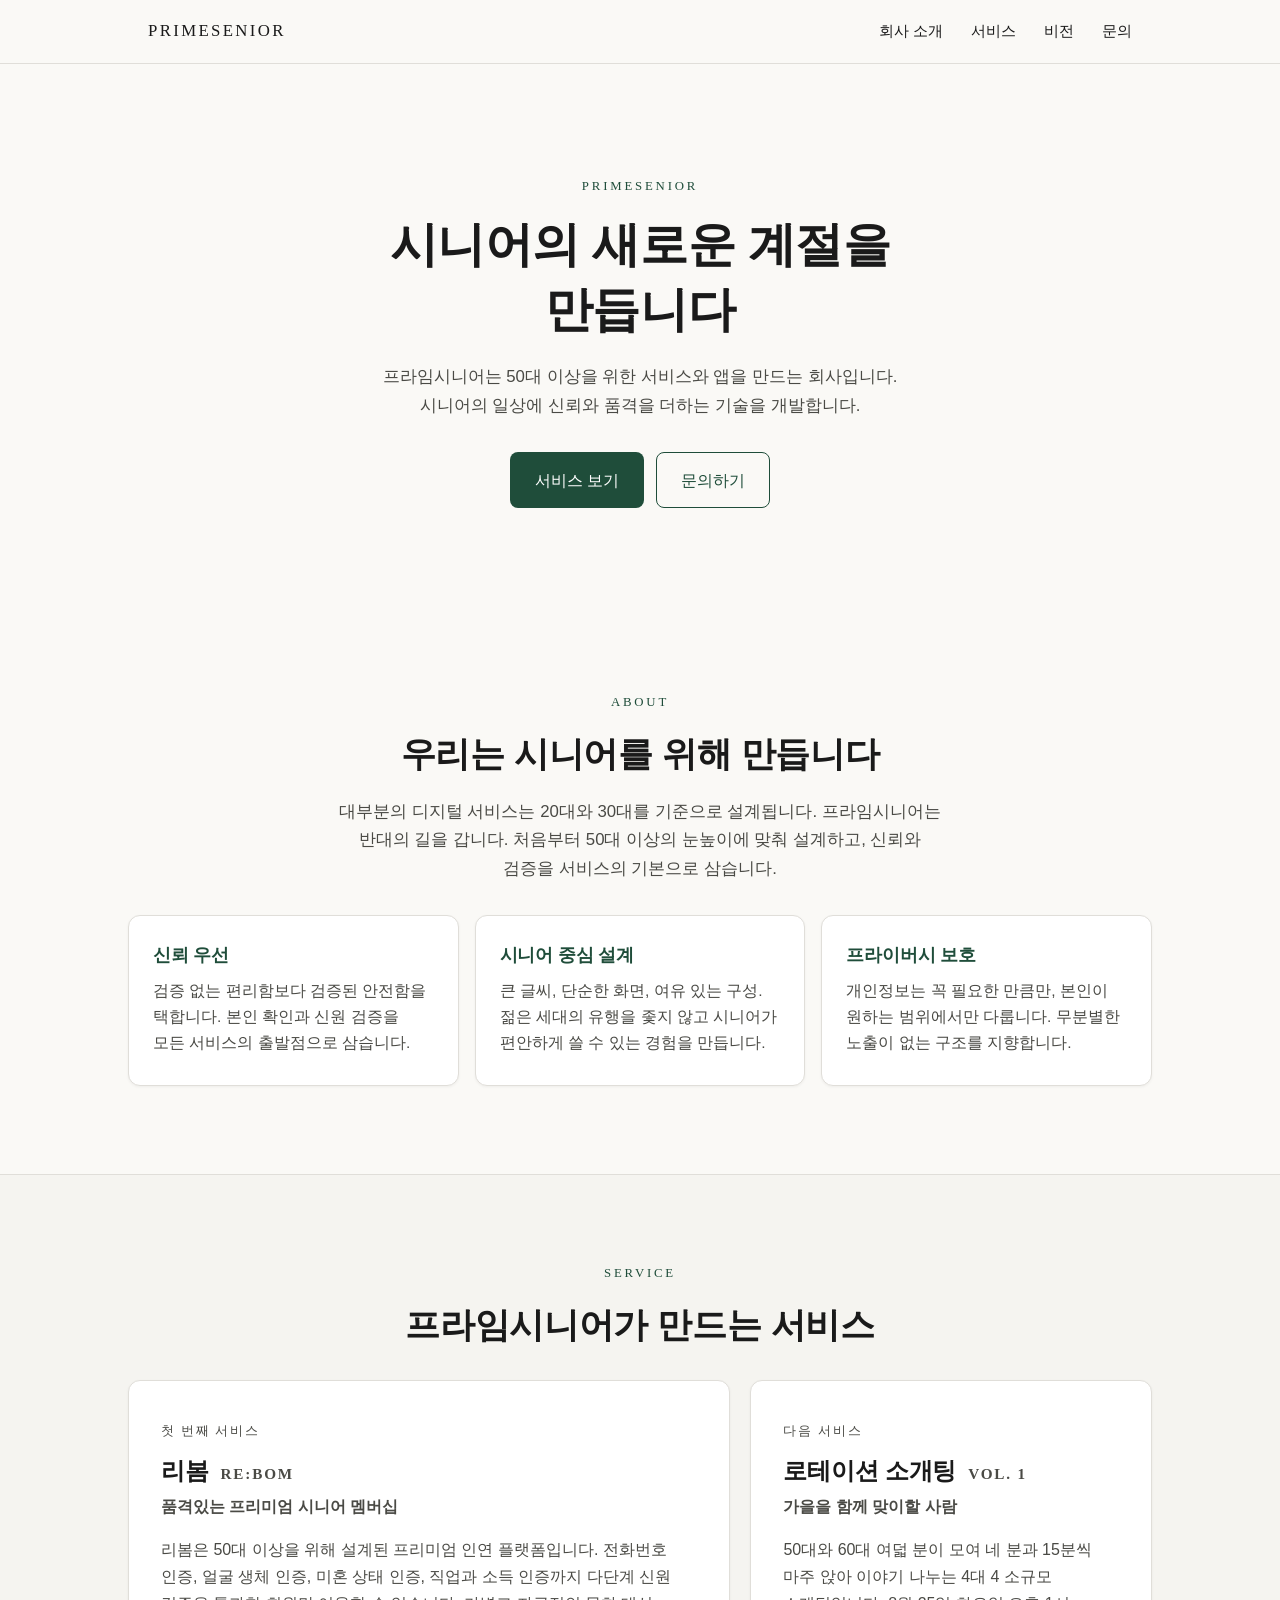
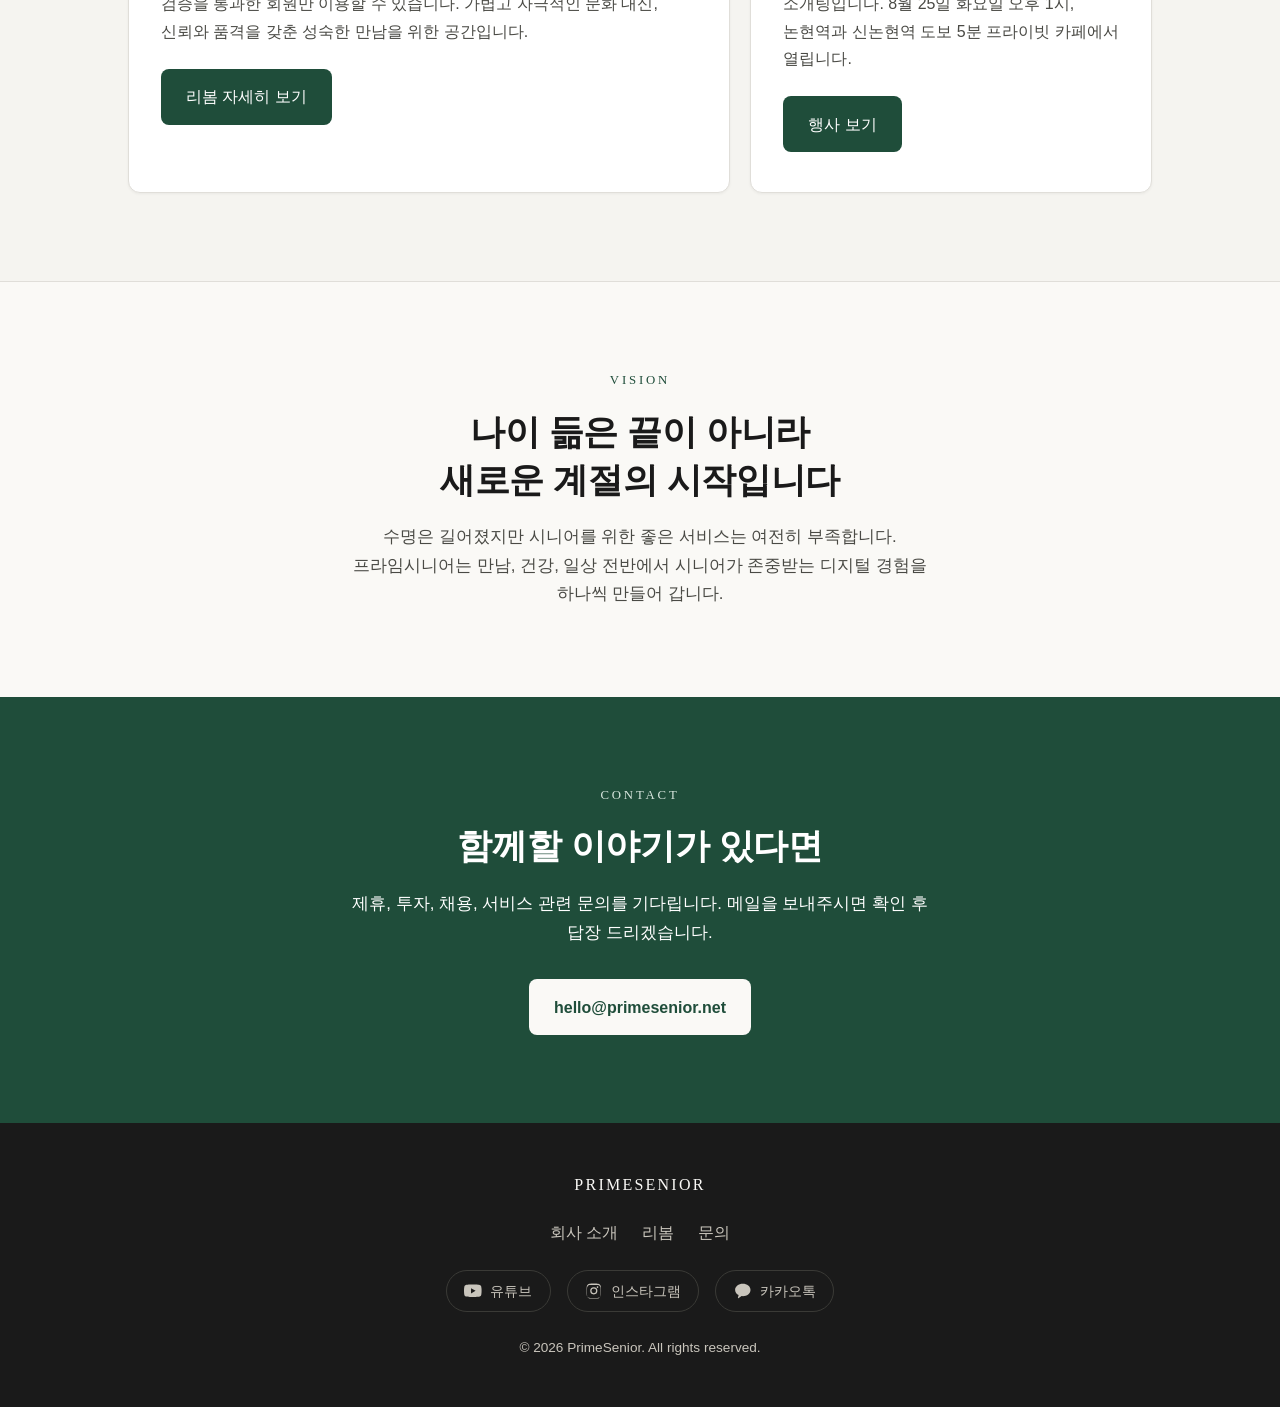
<file: index.html>
<!DOCTYPE html>
<html lang="ko">
<head>
  <meta charset="UTF-8">
  <meta name="viewport" content="width=device-width, initial-scale=1.0">
  <title>프라임시니어 — 시니어를 위한 서비스를 만드는 회사</title>
  <meta name="description" content="프라임시니어는 50대 이상을 위한 서비스와 앱을 만드는 회사입니다. 프리미엄 시니어 멤버십 리봄을 운영합니다.">
  <link rel="canonical" href="https://primesenior.net/">
  <meta property="og:type" content="website">
  <meta property="og:title" content="프라임시니어 — 시니어를 위한 서비스를 만드는 회사">
  <meta property="og:description" content="시니어의 일상에 신뢰와 품격을 더하는 기술을 만듭니다.">
  <meta property="og:url" content="https://primesenior.net/">
  <link rel="icon" href="data:image/svg+xml,%3Csvg xmlns='http://www.w3.org/2000/svg' viewBox='0 0 100 100'%3E%3Crect width='100' height='100' rx='20' fill='%231f4d3a'/%3E%3Ctext x='50' y='68' font-size='52' font-family='Georgia,serif' fill='%23faf9f6' text-anchor='middle'%3EP%3C/text%3E%3C/svg%3E">
  <link rel="stylesheet" href="assets/style.css">
</head>
<body>
  <a class="skip-link" href="#main">본문으로 건너뛰기</a>

  <header class="site-header">
    <nav class="nav" aria-label="주요 메뉴">
      <a class="brand" href="#top">PRIMESENIOR</a>
      <button class="nav-toggle" type="button" aria-expanded="false" aria-controls="nav-menu">
        <span class="nav-toggle-label">메뉴</span>
        <span class="nav-toggle-bar" aria-hidden="true"></span>
      </button>
      <ul class="nav-menu" id="nav-menu">
        <li><a href="#about">회사 소개</a></li>
        <li><a href="#service">서비스</a></li>
        <li><a href="#vision">비전</a></li>
        <li><a href="#contact">문의</a></li>
      </ul>
    </nav>
  </header>

  <main id="main">
    <section class="hero" id="top">
      <p class="eyebrow">PRIMESENIOR</p>
      <h1>시니어의 새로운 계절을<br>만듭니다</h1>
      <p class="hero-sub">
        프라임시니어는 50대 이상을 위한 서비스와 앱을 만드는 회사입니다.
        시니어의 일상에 신뢰와 품격을 더하는 기술을 개발합니다.
      </p>
      <div class="hero-actions">
        <a class="btn btn-primary" href="#service">서비스 보기</a>
        <a class="btn btn-ghost" href="#contact">문의하기</a>
      </div>
    </section>

    <section class="section" id="about" aria-labelledby="about-title">
      <p class="eyebrow">ABOUT</p>
      <h2 id="about-title">우리는 시니어를 위해 만듭니다</h2>
      <p class="section-lead">
        대부분의 디지털 서비스는 20대와 30대를 기준으로 설계됩니다.
        프라임시니어는 반대의 길을 갑니다. 처음부터 50대 이상의 눈높이에 맞춰
        설계하고, 신뢰와 검증을 서비스의 기본으로 삼습니다.
      </p>
      <ul class="card-grid">
        <li class="card">
          <h3>신뢰 우선</h3>
          <p>검증 없는 편리함보다 검증된 안전함을 택합니다. 본인 확인과 신원 검증을 모든 서비스의 출발점으로 삼습니다.</p>
        </li>
        <li class="card">
          <h3>시니어 중심 설계</h3>
          <p>큰 글씨, 단순한 화면, 여유 있는 구성. 젊은 세대의 유행을 좇지 않고 시니어가 편안하게 쓸 수 있는 경험을 만듭니다.</p>
        </li>
        <li class="card">
          <h3>프라이버시 보호</h3>
          <p>개인정보는 꼭 필요한 만큼만, 본인이 원하는 범위에서만 다룹니다. 무분별한 노출이 없는 구조를 지향합니다.</p>
        </li>
      </ul>
    </section>

    <section class="section section-alt" id="service" aria-labelledby="service-title">
      <p class="eyebrow">SERVICE</p>
      <h2 id="service-title">프라임시니어가 만드는 서비스</h2>
      <div class="service-list">
        <article class="service">
          <p class="service-tag">첫 번째 서비스</p>
          <h3>리봄 <span class="service-en">RE:BOM</span></h3>
          <p class="service-tagline">품격있는 프리미엄 시니어 멤버십</p>
          <p>
            리봄은 50대 이상을 위해 설계된 프리미엄 인연 플랫폼입니다.
            전화번호 인증, 얼굴 생체 인증, 미혼 상태 인증, 직업과 소득 인증까지
            다단계 신원 검증을 통과한 회원만 이용할 수 있습니다.
            가볍고 자극적인 문화 대신, 신뢰와 품격을 갖춘 성숙한 만남을 위한 공간입니다.
          </p>
          <a class="btn btn-primary" href="/rebom">리봄 자세히 보기</a>
        </article>
        <article class="service">
          <p class="service-tag">다음 서비스</p>
          <h3>로테이션 소개팅 <span class="service-en">VOL. 1</span></h3>
          <p class="service-tagline">가을을 함께 맞이할 사람</p>
          <p>
            50대와 60대 여덟 분이 모여 네 분과 15분씩 마주 앉아 이야기 나누는
            4대 4 소규모 소개팅입니다. 8월 25일 화요일 오후 1시,
            논현역과 신논현역 도보 5분 프라이빗 카페에서 열립니다.
          </p>
          <a class="btn btn-primary" href="/rebom/rotation">행사 보기</a>
        </article>
      </div>
    </section>

    <section class="section" id="vision" aria-labelledby="vision-title">
      <p class="eyebrow">VISION</p>
      <h2 id="vision-title">나이 듦은 끝이 아니라<br>새로운 계절의 시작입니다</h2>
      <p class="section-lead">
        수명은 길어졌지만 시니어를 위한 좋은 서비스는 여전히 부족합니다.
        프라임시니어는 만남, 건강, 일상 전반에서 시니어가 존중받는
        디지털 경험을 하나씩 만들어 갑니다.
      </p>
    </section>

    <section class="section section-dark" id="contact" aria-labelledby="contact-title">
      <p class="eyebrow">CONTACT</p>
      <h2 id="contact-title">함께할 이야기가 있다면</h2>
      <p class="section-lead">
        제휴, 투자, 채용, 서비스 관련 문의를 기다립니다.
        메일을 보내주시면 확인 후 답장 드리겠습니다.
      </p>
      <a class="btn btn-light" href="mailto:hello@primesenior.net">hello@primesenior.net</a>
    </section>
  </main>

  <footer class="site-footer">
    <p class="footer-brand">PRIMESENIOR</p>
    <nav aria-label="바닥글 메뉴">
      <ul class="footer-links">
        <li><a href="#about">회사 소개</a></li>
        <li><a href="/rebom">리봄</a></li>
        <li><a href="#contact">문의</a></li>
      </ul>
    </nav>
    <ul class="footer-social" aria-label="SNS 계정">
      <li>
        <a href="https://www.youtube.com/@primesenior0530" target="_blank" rel="noopener">
          <svg class="social-icon" viewBox="0 0 24 24" aria-hidden="true" focusable="false"><path fill="currentColor" d="M23.5 6.2a3 3 0 0 0-2.1-2.1C19.5 3.5 12 3.5 12 3.5s-7.5 0-9.4.6A3 3 0 0 0 .5 6.2 31.3 31.3 0 0 0 0 12a31.3 31.3 0 0 0 .5 5.8 3 3 0 0 0 2.1 2.1c1.9.6 9.4.6 9.4.6s7.5 0 9.4-.6a3 3 0 0 0 2.1-2.1A31.3 31.3 0 0 0 24 12a31.3 31.3 0 0 0-.5-5.8zM9.6 15.6V8.4L15.8 12l-6.2 3.6z"/></svg>
          <span>유튜브</span>
        </a>
      </li>
      <li>
        <a href="https://www.instagram.com/re.bom_/" target="_blank" rel="noopener">
          <svg class="social-icon" viewBox="0 0 24 24" aria-hidden="true" focusable="false"><path fill="currentColor" d="M12 2.2c3.2 0 3.6 0 4.8.1 1.2.1 1.8.2 2.2.4.6.2 1 .5 1.4.9.4.4.7.8.9 1.4.2.4.4 1 .4 2.2.1 1.2.1 1.6.1 4.8s0 3.6-.1 4.8c-.1 1.2-.2 1.8-.4 2.2-.2.6-.5 1-.9 1.4-.4.4-.8.7-1.4.9-.4.2-1 .4-2.2.4-1.2.1-1.6.1-4.8.1s-3.6 0-4.8-.1c-1.2-.1-1.8-.2-2.2-.4a3.9 3.9 0 0 1-1.4-.9c-.4-.4-.7-.8-.9-1.4-.2-.4-.4-1-.4-2.2-.1-1.2-.1-1.6-.1-4.8s0-3.6.1-4.8c.1-1.2.2-1.8.4-2.2.2-.6.5-1 .9-1.4.4-.4.8-.7 1.4-.9.4-.2 1-.4 2.2-.4 1.2-.1 1.6-.1 4.8-.1zm0 1.8c-3.1 0-3.5 0-4.7.1-1.1.1-1.7.2-2.1.4-.5.2-.9.4-1.2.8-.4.3-.6.7-.8 1.2-.2.4-.3 1-.4 2.1-.1 1.2-.1 1.6-.1 4.7s0 3.5.1 4.7c.1 1.1.2 1.7.4 2.1.2.5.4.9.8 1.2.3.4.7.6 1.2.8.4.2 1 .3 2.1.4 1.2.1 1.6.1 4.7.1s3.5 0 4.7-.1c1.1-.1 1.7-.2 2.1-.4.5-.2.9-.4 1.2-.8.4-.3.6-.7.8-1.2.2-.4.3-1 .4-2.1.1-1.2.1-1.6.1-4.7s0-3.5-.1-4.7c-.1-1.1-.2-1.7-.4-2.1a3.2 3.2 0 0 0-.8-1.2 3.2 3.2 0 0 0-1.2-.8c-.4-.2-1-.3-2.1-.4-1.2-.1-1.6-.1-4.7-.1zm0 3.1a4.9 4.9 0 1 1 0 9.8 4.9 4.9 0 0 1 0-9.8zm0 8.1a3.2 3.2 0 1 0 0-6.4 3.2 3.2 0 0 0 0 6.4zm6.2-8.3a1.1 1.1 0 1 1-2.3 0 1.1 1.1 0 0 1 2.3 0z"/></svg>
          <span>인스타그램</span>
        </a>
      </li>
      <li>
        <a href="https://open.kakao.com/o/sMoCZ6Ii" target="_blank" rel="noopener">
          <svg class="social-icon" viewBox="0 0 24 24" aria-hidden="true" focusable="false"><path fill="currentColor" d="M12 2.5C6.2 2.5 1.5 6.2 1.5 10.8c0 2.9 1.9 5.5 4.8 7l-1 3.8c-.1.4.3.7.7.5l4.4-2.9c.5.1 1 .1 1.6.1 5.8 0 10.5-3.7 10.5-8.5S17.8 2.5 12 2.5z"/></svg>
          <span>카카오톡</span>
        </a>
      </li>
    </ul>
    <p class="footer-copy">© 2026 PrimeSenior. All rights reserved.</p>
  </footer>

  <script src="assets/script.js"></script>
</body>
</html>
</file>
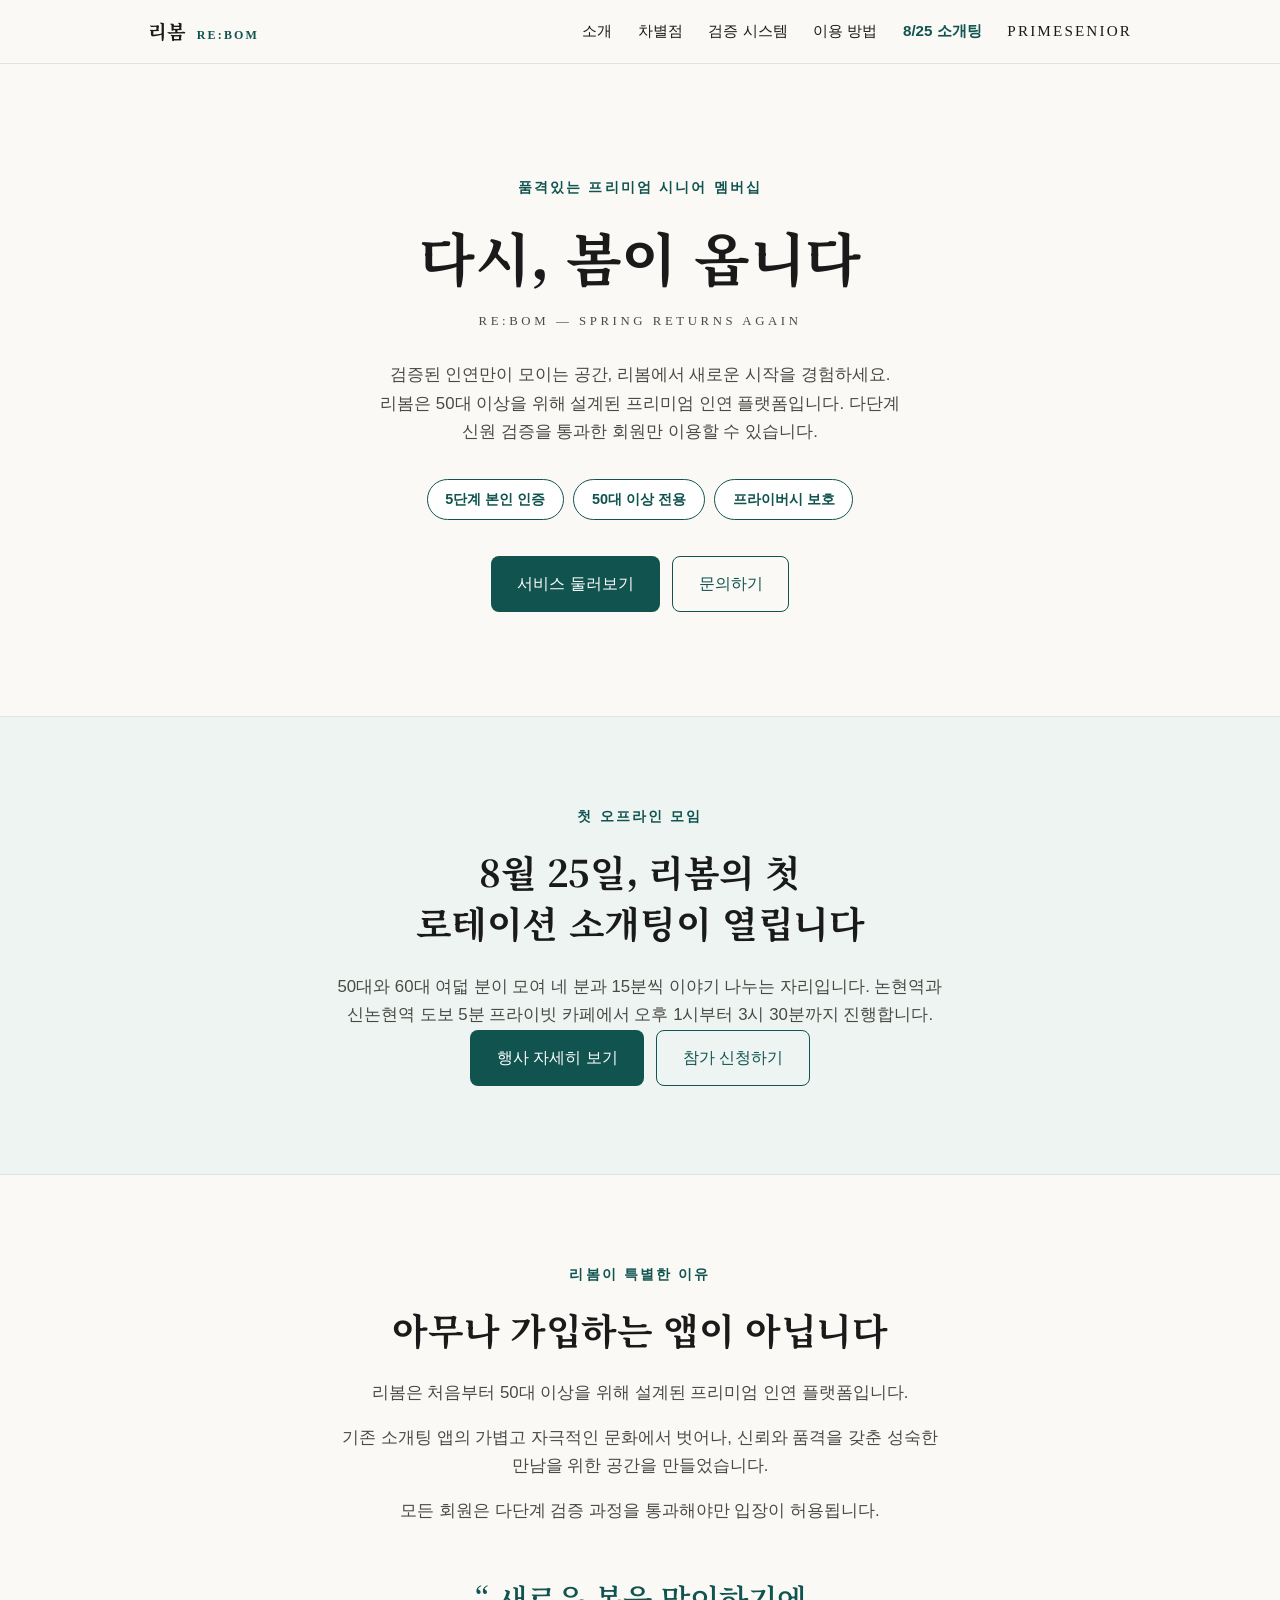
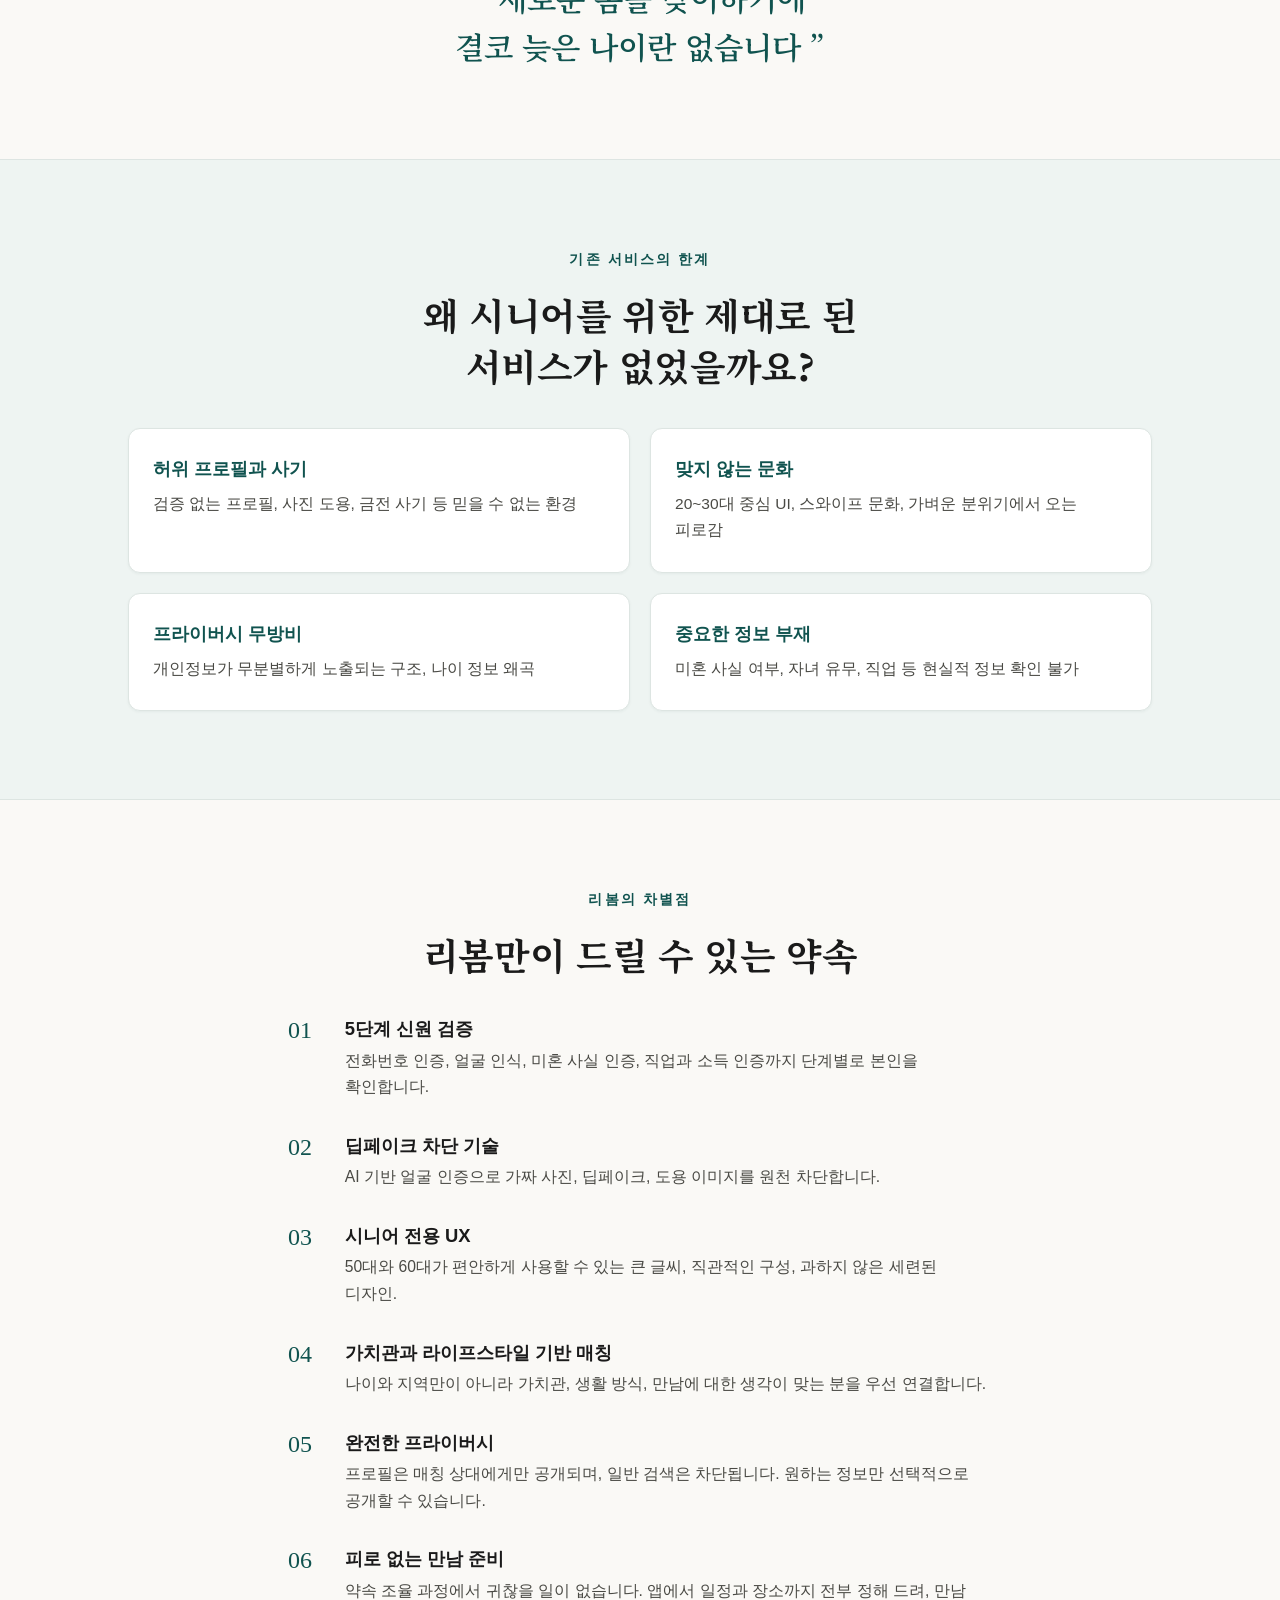
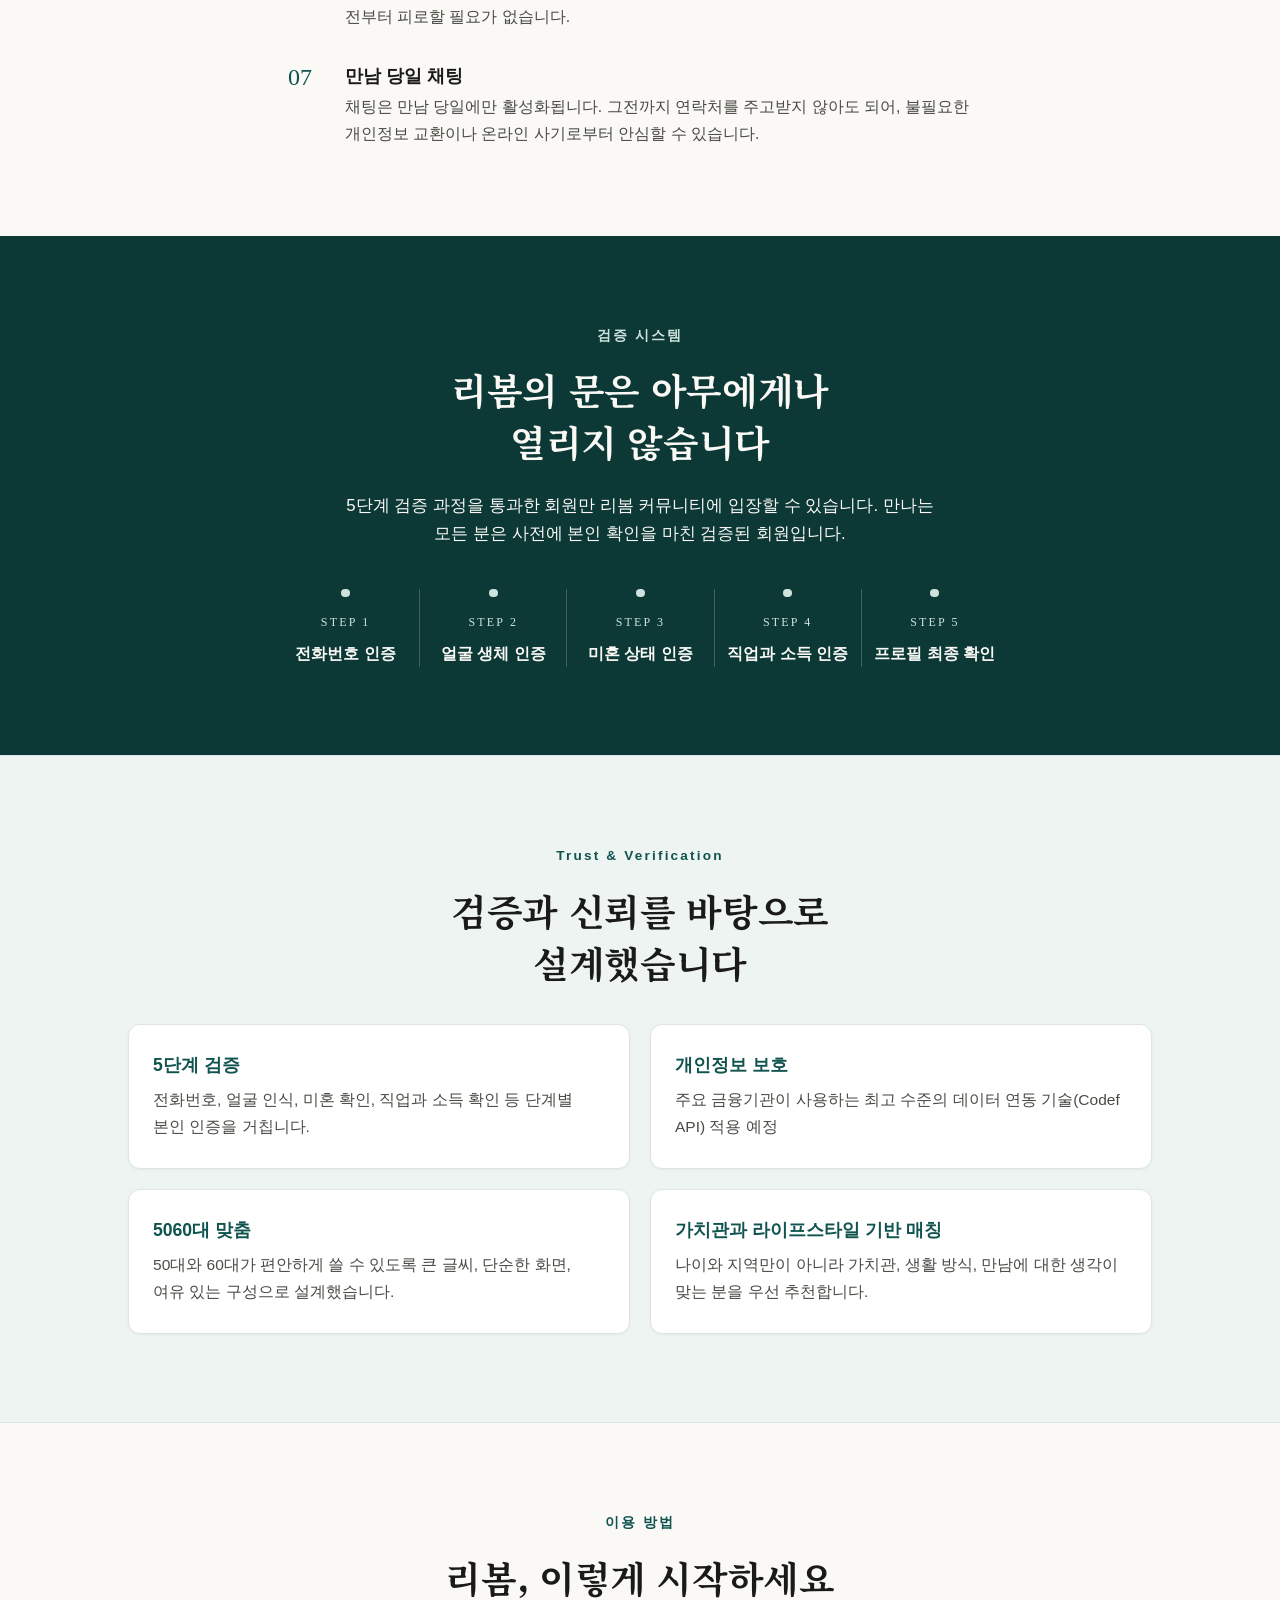
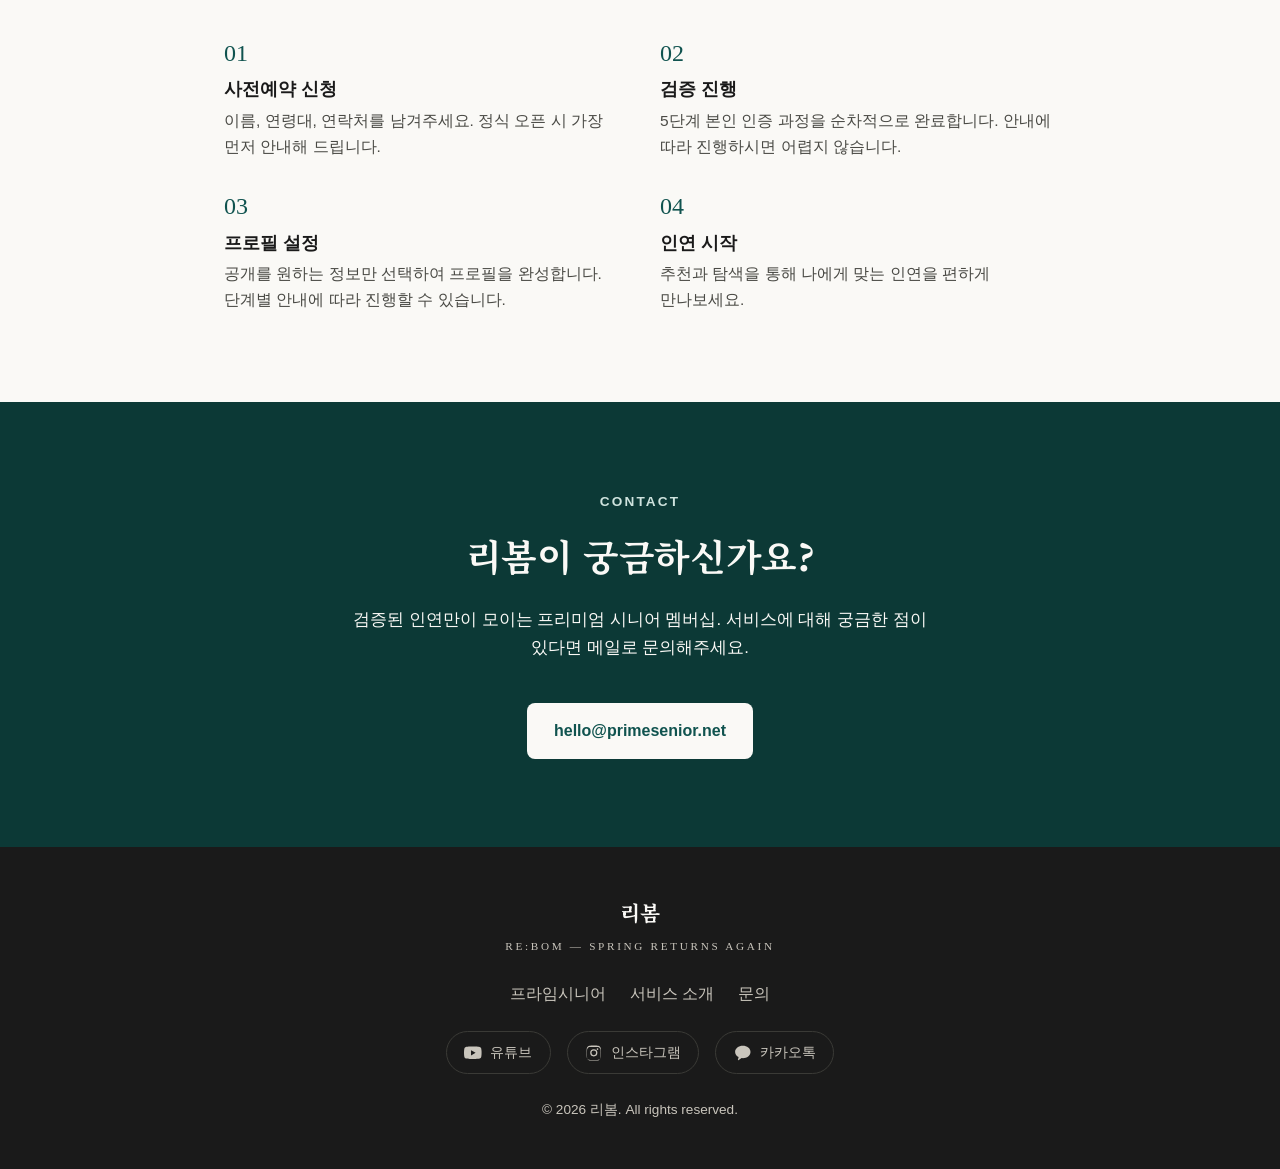
<file: rebom/index.html>
<!DOCTYPE html>
<html lang="ko">
<head>
  <meta charset="UTF-8">
  <meta name="viewport" content="width=device-width, initial-scale=1.0">
  <title>리봄 — 품격있는 프리미엄 시니어 멤버십</title>
  <meta name="description" content="리봄은 50대 이상을 위해 설계된 프리미엄 인연 플랫폼입니다. 다단계 신원 검증을 통과한 회원만 이용할 수 있습니다.">
  <link rel="canonical" href="https://primesenior.net/rebom">
  <meta property="og:type" content="website">
  <meta property="og:title" content="리봄 — 품격있는 프리미엄 시니어 멤버십">
  <meta property="og:description" content="다시, 봄이 옵니다. 검증된 인연만이 모이는 공간, 리봄.">
  <meta property="og:url" content="https://primesenior.net/rebom">
  <link rel="icon" href="data:image/svg+xml,%3Csvg xmlns='http://www.w3.org/2000/svg' viewBox='0 0 100 100'%3E%3Crect width='100' height='100' rx='20' fill='%2310534f'/%3E%3Ctext x='50' y='68' font-size='44' font-family='Georgia,serif' fill='%23faf9f6' text-anchor='middle'%3E봄%3C/text%3E%3C/svg%3E">
  <link rel="preconnect" href="https://fonts.googleapis.com">
  <link rel="preconnect" href="https://fonts.gstatic.com" crossorigin>
  <link rel="stylesheet" href="https://fonts.googleapis.com/css2?family=Noto+Serif+KR:wght@600;700&display=swap">
  <link rel="stylesheet" href="/assets/rebom.css">
</head>
<body>
  <a class="skip-link" href="#main">본문으로 건너뛰기</a>

  <header class="site-header">
    <nav class="nav" aria-label="주요 메뉴">
      <a class="brand" href="#top">리봄 <span class="brand-en">RE:BOM</span></a>
      <button class="nav-toggle" type="button" aria-expanded="false" aria-controls="nav-menu">
        <span class="nav-toggle-label">메뉴</span>
        <span class="nav-toggle-bar" aria-hidden="true"></span>
      </button>
      <ul class="nav-menu" id="nav-menu">
        <li><a href="#about">소개</a></li>
        <li><a href="#difference">차별점</a></li>
        <li><a href="#verification">검증 시스템</a></li>
        <li><a href="#how">이용 방법</a></li>
        <li><a class="nav-cta" href="/rebom/rotation">8/25 소개팅</a></li>
        <li><a class="nav-parent" href="/">PRIMESENIOR</a></li>
      </ul>
    </nav>
  </header>

  <main id="main">
    <section class="hero" id="top">
      <p class="eyebrow">품격있는 프리미엄 시니어 멤버십</p>
      <h1>다시, 봄이 옵니다</h1>
      <p class="hero-en">RE:BOM — SPRING RETURNS AGAIN</p>
      <p class="hero-sub">
        검증된 인연만이 모이는 공간, 리봄에서 새로운 시작을 경험하세요.
        리봄은 50대 이상을 위해 설계된 프리미엄 인연 플랫폼입니다.
        다단계 신원 검증을 통과한 회원만 이용할 수 있습니다.
      </p>
      <ul class="badge-row" aria-label="핵심 특징">
        <li class="badge">5단계 본인 인증</li>
        <li class="badge">50대 이상 전용</li>
        <li class="badge">프라이버시 보호</li>
      </ul>
      <div class="hero-actions">
        <a class="btn btn-primary" href="#about">서비스 둘러보기</a>
        <a class="btn btn-ghost" href="mailto:hello@primesenior.net">문의하기</a>
      </div>
    </section>

    <section class="section section-tint" id="event" aria-labelledby="event-title">
      <p class="eyebrow">첫 오프라인 모임</p>
      <h2 id="event-title">8월 25일, 리봄의 첫<br>로테이션 소개팅이 열립니다</h2>
      <p class="section-lead">
        50대와 60대 여덟 분이 모여 네 분과 15분씩 이야기 나누는 자리입니다.
        논현역과 신논현역 도보 5분 프라이빗 카페에서 오후 1시부터 3시 30분까지 진행합니다.
      </p>
      <div class="hero-actions">
        <a class="btn btn-primary" href="/rebom/rotation">행사 자세히 보기</a>
        <a class="btn btn-ghost" href="/rebom/rotation/apply">참가 신청하기</a>
      </div>
    </section>

    <section class="section" id="about" aria-labelledby="about-title">
      <p class="eyebrow">리봄이 특별한 이유</p>
      <h2 id="about-title">아무나 가입하는 앱이 아닙니다</h2>
      <div class="prose">
        <p>리봄은 처음부터 50대 이상을 위해 설계된 프리미엄 인연 플랫폼입니다.</p>
        <p>기존 소개팅 앱의 가볍고 자극적인 문화에서 벗어나, 신뢰와 품격을 갖춘 성숙한 만남을 위한 공간을 만들었습니다.</p>
        <p>모든 회원은 다단계 검증 과정을 통과해야만 입장이 허용됩니다.</p>
      </div>
      <blockquote class="quote">
        <p>새로운 봄을 맞이하기에<br>결코 늦은 나이란 없습니다</p>
      </blockquote>
    </section>

    <section class="section section-tint" id="problem" aria-labelledby="problem-title">
      <p class="eyebrow">기존 서비스의 한계</p>
      <h2 id="problem-title">왜 시니어를 위한 제대로 된<br>서비스가 없었을까요?</h2>
      <ul class="card-grid four">
        <li class="card">
          <h3>허위 프로필과 사기</h3>
          <p>검증 없는 프로필, 사진 도용, 금전 사기 등 믿을 수 없는 환경</p>
        </li>
        <li class="card">
          <h3>맞지 않는 문화</h3>
          <p>20~30대 중심 UI, 스와이프 문화, 가벼운 분위기에서 오는 피로감</p>
        </li>
        <li class="card">
          <h3>프라이버시 무방비</h3>
          <p>개인정보가 무분별하게 노출되는 구조, 나이 정보 왜곡</p>
        </li>
        <li class="card">
          <h3>중요한 정보 부재</h3>
          <p>미혼 사실 여부, 자녀 유무, 직업 등 현실적 정보 확인 불가</p>
        </li>
      </ul>
    </section>

    <section class="section" id="difference" aria-labelledby="difference-title">
      <p class="eyebrow">리봄의 차별점</p>
      <h2 id="difference-title">리봄만이 드릴 수 있는 약속</h2>
      <ol class="promise-list">
        <li>
          <span class="promise-num" aria-hidden="true">01</span>
          <div>
            <h3>5단계 신원 검증</h3>
            <p>전화번호 인증, 얼굴 인식, 미혼 사실 인증, 직업과 소득 인증까지 단계별로 본인을 확인합니다.</p>
          </div>
        </li>
        <li>
          <span class="promise-num" aria-hidden="true">02</span>
          <div>
            <h3>딥페이크 차단 기술</h3>
            <p>AI 기반 얼굴 인증으로 가짜 사진, 딥페이크, 도용 이미지를 원천 차단합니다.</p>
          </div>
        </li>
        <li>
          <span class="promise-num" aria-hidden="true">03</span>
          <div>
            <h3>시니어 전용 UX</h3>
            <p>50대와 60대가 편안하게 사용할 수 있는 큰 글씨, 직관적인 구성, 과하지 않은 세련된 디자인.</p>
          </div>
        </li>
        <li>
          <span class="promise-num" aria-hidden="true">04</span>
          <div>
            <h3>가치관과 라이프스타일 기반 매칭</h3>
            <p>나이와 지역만이 아니라 가치관, 생활 방식, 만남에 대한 생각이 맞는 분을 우선 연결합니다.</p>
          </div>
        </li>
        <li>
          <span class="promise-num" aria-hidden="true">05</span>
          <div>
            <h3>완전한 프라이버시</h3>
            <p>프로필은 매칭 상대에게만 공개되며, 일반 검색은 차단됩니다. 원하는 정보만 선택적으로 공개할 수 있습니다.</p>
          </div>
        </li>
        <li>
          <span class="promise-num" aria-hidden="true">06</span>
          <div>
            <h3>피로 없는 만남 준비</h3>
            <p>약속 조율 과정에서 귀찮을 일이 없습니다. 앱에서 일정과 장소까지 전부 정해 드려, 만남 전부터 피로할 필요가 없습니다.</p>
          </div>
        </li>
        <li>
          <span class="promise-num" aria-hidden="true">07</span>
          <div>
            <h3>만남 당일 채팅</h3>
            <p>채팅은 만남 당일에만 활성화됩니다. 그전까지 연락처를 주고받지 않아도 되어, 불필요한 개인정보 교환이나 온라인 사기로부터 안심할 수 있습니다.</p>
          </div>
        </li>
      </ol>
    </section>

    <section class="section section-dark" id="verification" aria-labelledby="verification-title">
      <p class="eyebrow">검증 시스템</p>
      <h2 id="verification-title">리봄의 문은 아무에게나<br>열리지 않습니다</h2>
      <p class="section-lead">
        5단계 검증 과정을 통과한 회원만 리봄 커뮤니티에 입장할 수 있습니다.
        만나는 모든 분은 사전에 본인 확인을 마친 검증된 회원입니다.
      </p>
      <ol class="step-list">
        <li><span class="step-tag">STEP 1</span><span class="step-name">전화번호 인증</span></li>
        <li><span class="step-tag">STEP 2</span><span class="step-name">얼굴 생체 인증</span></li>
        <li><span class="step-tag">STEP 3</span><span class="step-name">미혼 상태 인증</span></li>
        <li><span class="step-tag">STEP 4</span><span class="step-name">직업과 소득 인증</span></li>
        <li><span class="step-tag">STEP 5</span><span class="step-name">프로필 최종 확인</span></li>
      </ol>
    </section>

    <section class="section section-tint" id="trust" aria-labelledby="trust-title">
      <p class="eyebrow">Trust &amp; Verification</p>
      <h2 id="trust-title">검증과 신뢰를 바탕으로<br>설계했습니다</h2>
      <ul class="card-grid four">
        <li class="card">
          <h3>5단계 검증</h3>
          <p>전화번호, 얼굴 인식, 미혼 확인, 직업과 소득 확인 등 단계별 본인 인증을 거칩니다.</p>
        </li>
        <li class="card">
          <h3>개인정보 보호</h3>
          <p>주요 금융기관이 사용하는 최고 수준의 데이터 연동 기술(Codef API) 적용 예정</p>
        </li>
        <li class="card">
          <h3>5060대 맞춤</h3>
          <p>50대와 60대가 편안하게 쓸 수 있도록 큰 글씨, 단순한 화면, 여유 있는 구성으로 설계했습니다.</p>
        </li>
        <li class="card">
          <h3>가치관과 라이프스타일 기반 매칭</h3>
          <p>나이와 지역만이 아니라 가치관, 생활 방식, 만남에 대한 생각이 맞는 분을 우선 추천합니다.</p>
        </li>
      </ul>
    </section>

    <section class="section" id="how" aria-labelledby="how-title">
      <p class="eyebrow">이용 방법</p>
      <h2 id="how-title">리봄, 이렇게 시작하세요</h2>
      <ol class="how-grid">
        <li class="how-item">
          <span class="promise-num" aria-hidden="true">01</span>
          <h3>사전예약 신청</h3>
          <p>이름, 연령대, 연락처를 남겨주세요. 정식 오픈 시 가장 먼저 안내해 드립니다.</p>
        </li>
        <li class="how-item">
          <span class="promise-num" aria-hidden="true">02</span>
          <h3>검증 진행</h3>
          <p>5단계 본인 인증 과정을 순차적으로 완료합니다. 안내에 따라 진행하시면 어렵지 않습니다.</p>
        </li>
        <li class="how-item">
          <span class="promise-num" aria-hidden="true">03</span>
          <h3>프로필 설정</h3>
          <p>공개를 원하는 정보만 선택하여 프로필을 완성합니다. 단계별 안내에 따라 진행할 수 있습니다.</p>
        </li>
        <li class="how-item">
          <span class="promise-num" aria-hidden="true">04</span>
          <h3>인연 시작</h3>
          <p>추천과 탐색을 통해 나에게 맞는 인연을 편하게 만나보세요.</p>
        </li>
      </ol>
    </section>

    <section class="section section-dark" id="contact" aria-labelledby="contact-title">
      <p class="eyebrow">CONTACT</p>
      <h2 id="contact-title">리봄이 궁금하신가요?</h2>
      <p class="section-lead">
        검증된 인연만이 모이는 프리미엄 시니어 멤버십.
        서비스에 대해 궁금한 점이 있다면 메일로 문의해주세요.
      </p>
      <a class="btn btn-light" href="mailto:hello@primesenior.net">hello@primesenior.net</a>
    </section>
  </main>

  <footer class="site-footer">
    <p class="footer-brand">리봄</p>
    <p class="footer-en">RE:BOM — SPRING RETURNS AGAIN</p>
    <nav aria-label="바닥글 메뉴">
      <ul class="footer-links">
        <li><a href="/">프라임시니어</a></li>
        <li><a href="#about">서비스 소개</a></li>
        <li><a href="mailto:hello@primesenior.net">문의</a></li>
      </ul>
    </nav>
    <ul class="footer-social" aria-label="SNS 계정">
      <li>
        <a href="https://www.youtube.com/@primesenior0530" target="_blank" rel="noopener">
          <svg class="social-icon" viewBox="0 0 24 24" aria-hidden="true" focusable="false"><path fill="currentColor" d="M23.5 6.2a3 3 0 0 0-2.1-2.1C19.5 3.5 12 3.5 12 3.5s-7.5 0-9.4.6A3 3 0 0 0 .5 6.2 31.3 31.3 0 0 0 0 12a31.3 31.3 0 0 0 .5 5.8 3 3 0 0 0 2.1 2.1c1.9.6 9.4.6 9.4.6s7.5 0 9.4-.6a3 3 0 0 0 2.1-2.1A31.3 31.3 0 0 0 24 12a31.3 31.3 0 0 0-.5-5.8zM9.6 15.6V8.4L15.8 12l-6.2 3.6z"/></svg>
          <span>유튜브</span>
        </a>
      </li>
      <li>
        <a href="https://www.instagram.com/re.bom_/" target="_blank" rel="noopener">
          <svg class="social-icon" viewBox="0 0 24 24" aria-hidden="true" focusable="false"><path fill="currentColor" d="M12 2.2c3.2 0 3.6 0 4.8.1 1.2.1 1.8.2 2.2.4.6.2 1 .5 1.4.9.4.4.7.8.9 1.4.2.4.4 1 .4 2.2.1 1.2.1 1.6.1 4.8s0 3.6-.1 4.8c-.1 1.2-.2 1.8-.4 2.2-.2.6-.5 1-.9 1.4-.4.4-.8.7-1.4.9-.4.2-1 .4-2.2.4-1.2.1-1.6.1-4.8.1s-3.6 0-4.8-.1c-1.2-.1-1.8-.2-2.2-.4a3.9 3.9 0 0 1-1.4-.9c-.4-.4-.7-.8-.9-1.4-.2-.4-.4-1-.4-2.2-.1-1.2-.1-1.6-.1-4.8s0-3.6.1-4.8c.1-1.2.2-1.8.4-2.2.2-.6.5-1 .9-1.4.4-.4.8-.7 1.4-.9.4-.2 1-.4 2.2-.4 1.2-.1 1.6-.1 4.8-.1zm0 1.8c-3.1 0-3.5 0-4.7.1-1.1.1-1.7.2-2.1.4-.5.2-.9.4-1.2.8-.4.3-.6.7-.8 1.2-.2.4-.3 1-.4 2.1-.1 1.2-.1 1.6-.1 4.7s0 3.5.1 4.7c.1 1.1.2 1.7.4 2.1.2.5.4.9.8 1.2.3.4.7.6 1.2.8.4.2 1 .3 2.1.4 1.2.1 1.6.1 4.7.1s3.5 0 4.7-.1c1.1-.1 1.7-.2 2.1-.4.5-.2.9-.4 1.2-.8.4-.3.6-.7.8-1.2.2-.4.3-1 .4-2.1.1-1.2.1-1.6.1-4.7s0-3.5-.1-4.7c-.1-1.1-.2-1.7-.4-2.1a3.2 3.2 0 0 0-.8-1.2 3.2 3.2 0 0 0-1.2-.8c-.4-.2-1-.3-2.1-.4-1.2-.1-1.6-.1-4.7-.1zm0 3.1a4.9 4.9 0 1 1 0 9.8 4.9 4.9 0 0 1 0-9.8zm0 8.1a3.2 3.2 0 1 0 0-6.4 3.2 3.2 0 0 0 0 6.4zm6.2-8.3a1.1 1.1 0 1 1-2.3 0 1.1 1.1 0 0 1 2.3 0z"/></svg>
          <span>인스타그램</span>
        </a>
      </li>
      <li>
        <a href="https://open.kakao.com/o/sMoCZ6Ii" target="_blank" rel="noopener">
          <svg class="social-icon" viewBox="0 0 24 24" aria-hidden="true" focusable="false"><path fill="currentColor" d="M12 2.5C6.2 2.5 1.5 6.2 1.5 10.8c0 2.9 1.9 5.5 4.8 7l-1 3.8c-.1.4.3.7.7.5l4.4-2.9c.5.1 1 .1 1.6.1 5.8 0 10.5-3.7 10.5-8.5S17.8 2.5 12 2.5z"/></svg>
          <span>카카오톡</span>
        </a>
      </li>
    </ul>
    <p class="footer-copy">© 2026 리봄. All rights reserved.</p>
  </footer>

  <script src="/assets/script.js"></script>
</body>
</html>
</file>
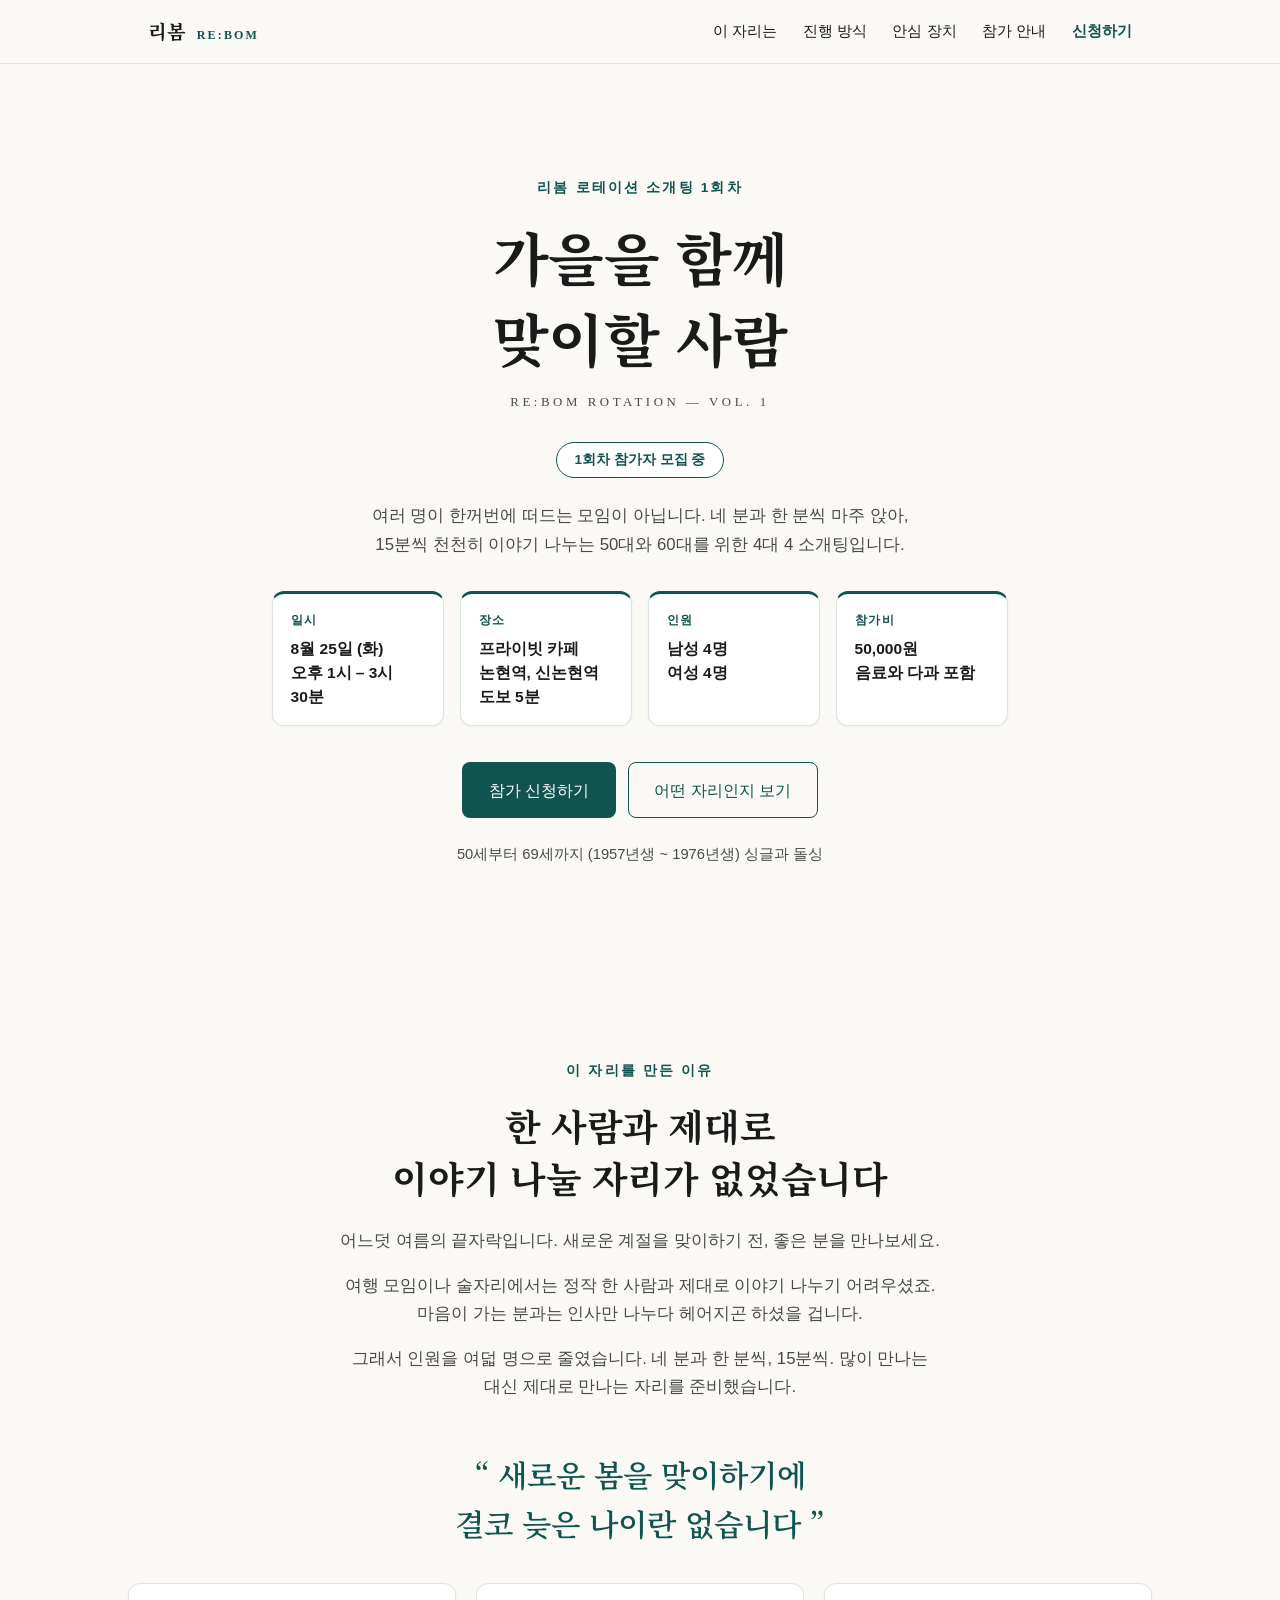
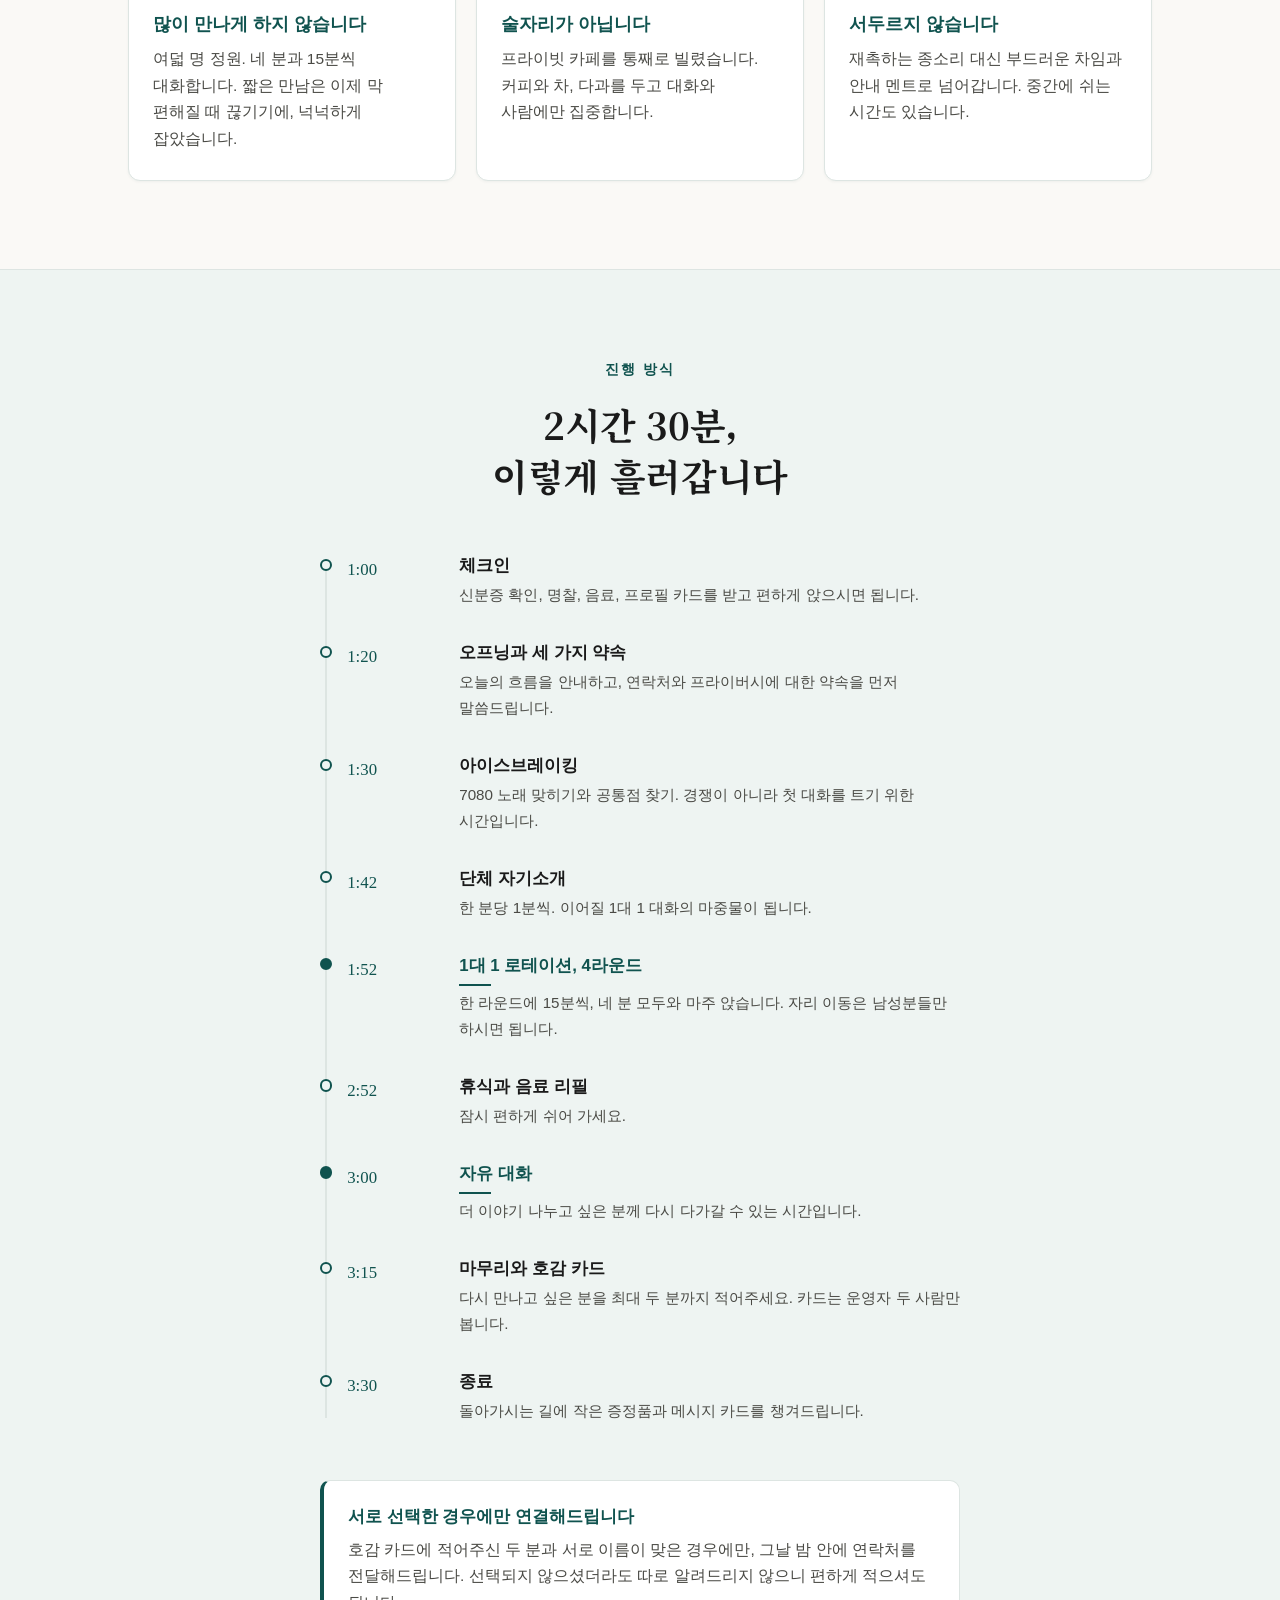
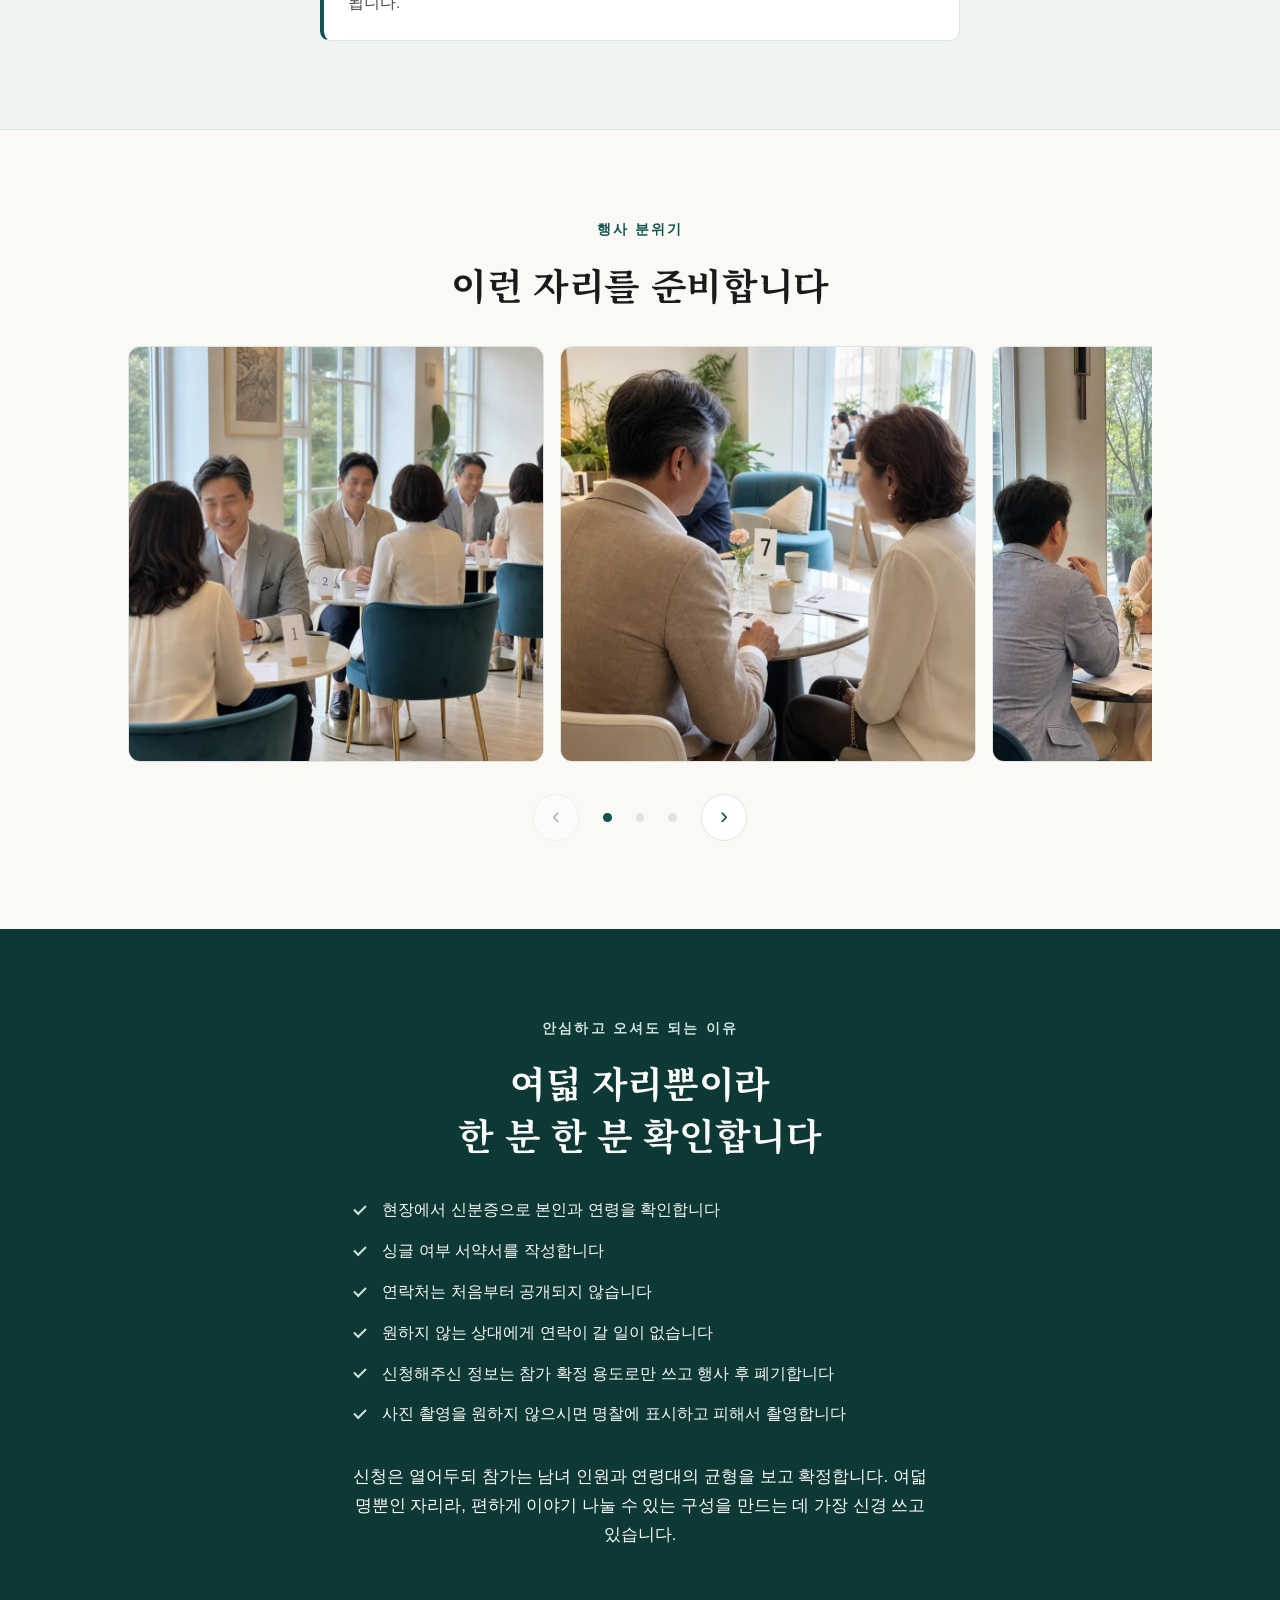
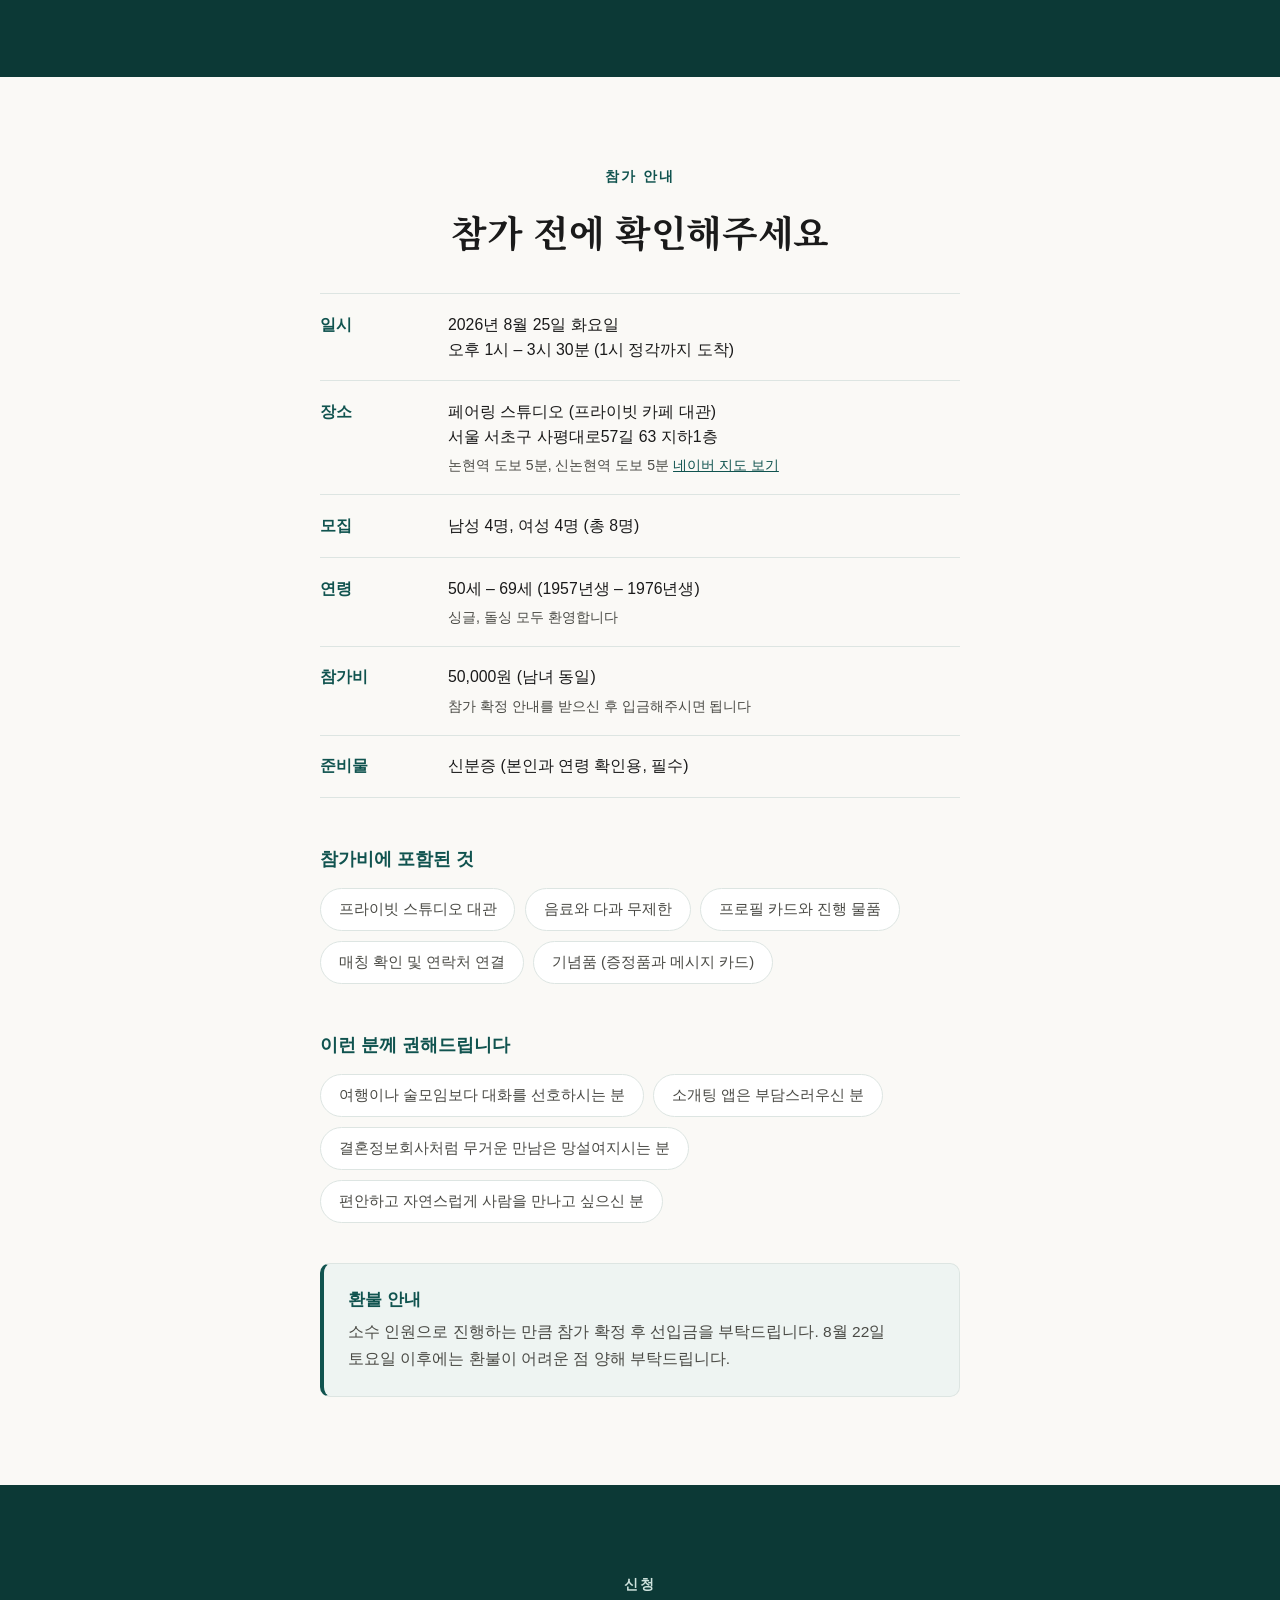
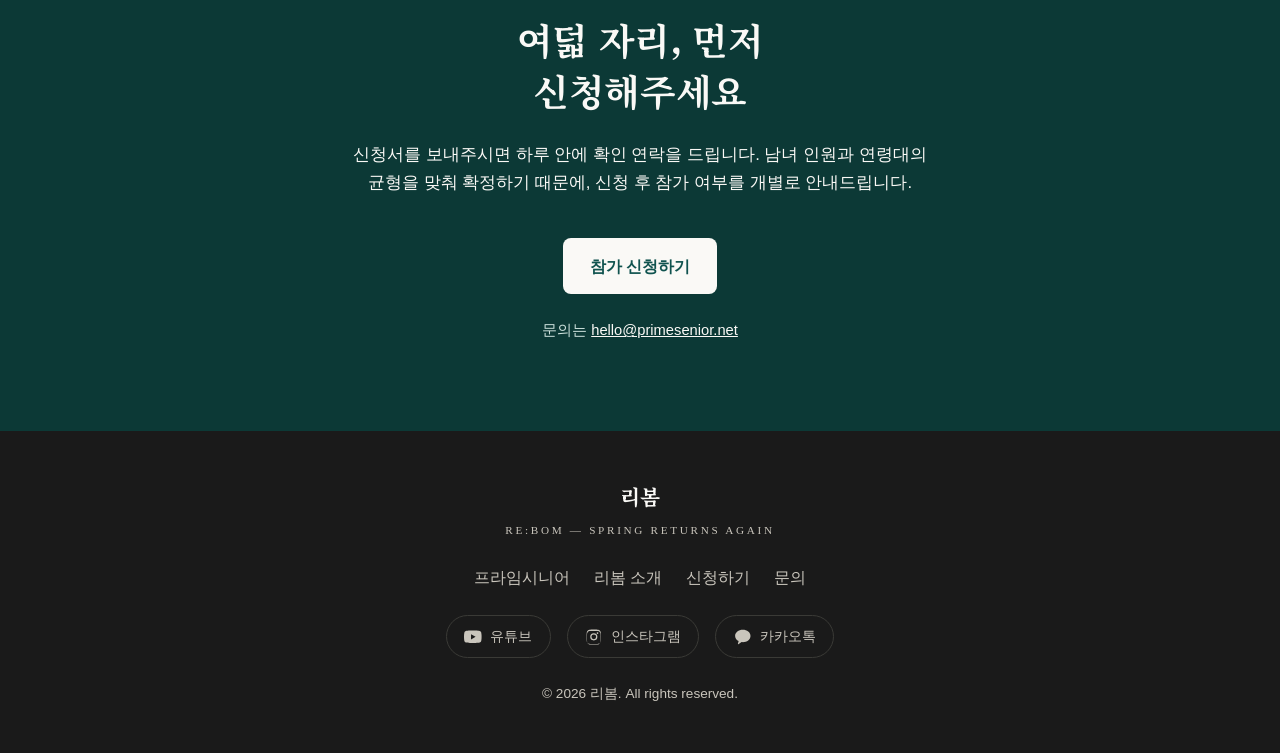
<file: rebom/rotation/index.html>
<!DOCTYPE html>
<html lang="ko">
<head>
  <meta charset="UTF-8">
  <meta name="viewport" content="width=device-width, initial-scale=1.0">
  <title>5060 로테이션 소개팅 1회차 — 리봄</title>
  <meta name="description" content="가을을 함께 맞이할 사람. 2026년 8월 25일 화요일 오후 1시, 논현역과 신논현역 도보 5분 프라이빗 카페에서 열리는 5060 싱글과 돌싱을 위한 4대 4 로테이션 소개팅입니다.">
  <link rel="canonical" href="https://primesenior.net/rebom/rotation">
  <meta property="og:type" content="website">
  <meta property="og:title" content="5060 로테이션 소개팅 1회차 — 리봄">
  <meta property="og:description" content="가을을 함께 맞이할 사람. 8월 25일 화요일 오후 1시, 논현과 신논현 사이. 네 분과 15분씩 제대로 이야기 나누는 자리입니다.">
  <meta property="og:url" content="https://primesenior.net/rebom/rotation">
  <link rel="icon" href="data:image/svg+xml,%3Csvg xmlns='http://www.w3.org/2000/svg' viewBox='0 0 100 100'%3E%3Crect width='100' height='100' rx='20' fill='%2310534f'/%3E%3Ctext x='50' y='68' font-size='44' font-family='Georgia,serif' fill='%23faf9f6' text-anchor='middle'%3E봄%3C/text%3E%3C/svg%3E">
  <link rel="preconnect" href="https://fonts.googleapis.com">
  <link rel="preconnect" href="https://fonts.gstatic.com" crossorigin>
  <link rel="stylesheet" href="https://fonts.googleapis.com/css2?family=Noto+Serif+KR:wght@600;700&display=swap">
  <link rel="stylesheet" href="/assets/rebom.css">
  <link rel="stylesheet" href="/assets/event.css">
</head>
<body>
  <a class="skip-link" href="#main">본문으로 건너뛰기</a>

  <header class="site-header">
    <nav class="nav" aria-label="주요 메뉴">
      <a class="brand" href="/rebom">리봄 <span class="brand-en">RE:BOM</span></a>
      <button class="nav-toggle" type="button" aria-expanded="false" aria-controls="nav-menu">
        <span class="nav-toggle-label">메뉴</span>
        <span class="nav-toggle-bar" aria-hidden="true"></span>
      </button>
      <ul class="nav-menu" id="nav-menu">
        <li><a href="#about">이 자리는</a></li>
        <li><a href="#program">진행 방식</a></li>
        <li><a href="#trust">안심 장치</a></li>
        <li><a href="#info">참가 안내</a></li>
        <li><a class="nav-cta" href="/rebom/rotation/apply">신청하기</a></li>
      </ul>
    </nav>
  </header>

  <main id="main">
    <section class="hero" id="top">
      <p class="eyebrow">리봄 로테이션 소개팅 1회차</p>
      <h1>가을을 함께<br>맞이할 사람</h1>
      <p class="hero-en">RE:BOM ROTATION — VOL. 1</p>
      <p class="status-badge">1회차 참가자 모집 중</p>
      <p class="hero-sub">
        여러 명이 한꺼번에 떠드는 모임이 아닙니다.
        네 분과 한 분씩 마주 앉아, 15분씩 천천히 이야기 나누는
        50대와 60대를 위한 4대 4 소개팅입니다.
      </p>
      <ul class="fact-row" aria-label="행사 요약">
        <li>
          <span class="fact-label">일시</span>
          <span class="fact-value">8월 25일 (화)<br>오후 1시 – 3시 30분</span>
        </li>
        <li>
          <span class="fact-label">장소</span>
          <span class="fact-value">프라이빗 카페<br>논현역, 신논현역 도보 5분</span>
        </li>
        <li>
          <span class="fact-label">인원</span>
          <span class="fact-value">남성 4명<br>여성 4명</span>
        </li>
        <li>
          <span class="fact-label">참가비</span>
          <span class="fact-value">50,000원<br>음료와 다과 포함</span>
        </li>
      </ul>
      <div class="hero-actions">
        <a class="btn btn-primary" href="/rebom/rotation/apply">참가 신청하기</a>
        <a class="btn btn-ghost" href="#about">어떤 자리인지 보기</a>
      </div>
      <p class="hero-note">50세부터 69세까지 (1957년생 ~ 1976년생) 싱글과 돌싱</p>
    </section>

    <section class="section" id="about" aria-labelledby="about-title">
      <p class="eyebrow">이 자리를 만든 이유</p>
      <h2 id="about-title">한 사람과 제대로<br>이야기 나눌 자리가 없었습니다</h2>
      <div class="prose">
        <p>어느덧 여름의 끝자락입니다. 새로운 계절을 맞이하기 전, 좋은 분을 만나보세요.</p>
        <p>여행 모임이나 술자리에서는 정작 한 사람과 제대로 이야기 나누기 어려우셨죠. 마음이 가는 분과는 인사만 나누다 헤어지곤 하셨을 겁니다.</p>
        <p>그래서 인원을 여덟 명으로 줄였습니다. 네 분과 한 분씩, 15분씩. 많이 만나는 대신 제대로 만나는 자리를 준비했습니다.</p>
      </div>
      <blockquote class="quote">
        <p>새로운 봄을 맞이하기에<br>결코 늦은 나이란 없습니다</p>
      </blockquote>
      <ul class="card-grid three">
        <li class="card">
          <h3>많이 만나게 하지 않습니다</h3>
          <p>여덟 명 정원. 네 분과 15분씩 대화합니다. 짧은 만남은 이제 막 편해질 때 끊기기에, 넉넉하게 잡았습니다.</p>
        </li>
        <li class="card">
          <h3>술자리가 아닙니다</h3>
          <p>프라이빗 카페를 통째로 빌렸습니다. 커피와 차, 다과를 두고 대화와 사람에만 집중합니다.</p>
        </li>
        <li class="card">
          <h3>서두르지 않습니다</h3>
          <p>재촉하는 종소리 대신 부드러운 차임과 안내 멘트로 넘어갑니다. 중간에 쉬는 시간도 있습니다.</p>
        </li>
      </ul>
    </section>

    <section class="section section-tint" id="program" aria-labelledby="program-title">
      <p class="eyebrow">진행 방식</p>
      <h2 id="program-title">2시간 30분,<br>이렇게 흘러갑니다</h2>
      <ol class="timeline">
        <li>
          <span class="tl-time">1:00</span>
          <div class="tl-body">
            <h3>체크인</h3>
            <p>신분증 확인, 명찰, 음료, 프로필 카드를 받고 편하게 앉으시면 됩니다.</p>
          </div>
        </li>
        <li>
          <span class="tl-time">1:20</span>
          <div class="tl-body">
            <h3>오프닝과 세 가지 약속</h3>
            <p>오늘의 흐름을 안내하고, 연락처와 프라이버시에 대한 약속을 먼저 말씀드립니다.</p>
          </div>
        </li>
        <li>
          <span class="tl-time">1:30</span>
          <div class="tl-body">
            <h3>아이스브레이킹</h3>
            <p>7080 노래 맞히기와 공통점 찾기. 경쟁이 아니라 첫 대화를 트기 위한 시간입니다.</p>
          </div>
        </li>
        <li>
          <span class="tl-time">1:42</span>
          <div class="tl-body">
            <h3>단체 자기소개</h3>
            <p>한 분당 1분씩. 이어질 1대 1 대화의 마중물이 됩니다.</p>
          </div>
        </li>
        <li class="tl-highlight">
          <span class="tl-time">1:52</span>
          <div class="tl-body">
            <h3>1대 1 로테이션, 4라운드</h3>
            <p>한 라운드에 15분씩, 네 분 모두와 마주 앉습니다. 자리 이동은 남성분들만 하시면 됩니다.</p>
          </div>
        </li>
        <li>
          <span class="tl-time">2:52</span>
          <div class="tl-body">
            <h3>휴식과 음료 리필</h3>
            <p>잠시 편하게 쉬어 가세요.</p>
          </div>
        </li>
        <li class="tl-highlight">
          <span class="tl-time">3:00</span>
          <div class="tl-body">
            <h3>자유 대화</h3>
            <p>더 이야기 나누고 싶은 분께 다시 다가갈 수 있는 시간입니다.</p>
          </div>
        </li>
        <li>
          <span class="tl-time">3:15</span>
          <div class="tl-body">
            <h3>마무리와 호감 카드</h3>
            <p>다시 만나고 싶은 분을 최대 두 분까지 적어주세요. 카드는 운영자 두 사람만 봅니다.</p>
          </div>
        </li>
        <li>
          <span class="tl-time">3:30</span>
          <div class="tl-body">
            <h3>종료</h3>
            <p>돌아가시는 길에 작은 증정품과 메시지 카드를 챙겨드립니다.</p>
          </div>
        </li>
      </ol>
      <div class="callout">
        <h3>서로 선택한 경우에만 연결해드립니다</h3>
        <p>
          호감 카드에 적어주신 두 분과 서로 이름이 맞은 경우에만, 그날 밤 안에 연락처를 전달해드립니다.
          선택되지 않으셨더라도 따로 알려드리지 않으니 편하게 적으셔도 됩니다.
        </p>
      </div>
    </section>

    <section class="section" id="gallery" aria-labelledby="gallery-title">
      <p class="eyebrow">행사 분위기</p>
      <h2 id="gallery-title">이런 자리를 준비합니다</h2>
      <div class="gallery">
        <ul class="gallery-track" tabindex="0" aria-label="행사 분위기 이미지">
          <li class="gallery-item">
            <picture>
              <source srcset="/photos/rotation-01-room.webp" type="image/webp">
              <img src="/photos/rotation-01-room.jpg" width="900" height="900" decoding="async" alt="창가가 밝은 카페에서 남녀가 2인 테이블에 마주 앉아 이야기 나누는 모습. 테이블마다 번호표가 놓여 있다.">
            </picture>
          </li>
          <li class="gallery-item">
            <picture>
              <source srcset="/photos/rotation-02-table.webp" type="image/webp">
              <img src="/photos/rotation-02-table.jpg" width="900" height="900" loading="lazy" decoding="async" alt="2인 테이블에 마주 앉은 남녀가 프로필 카드를 펴놓고 대화하는 모습. 테이블에 번호표와 커피잔이 놓여 있다.">
            </picture>
          </li>
          <li class="gallery-item">
            <picture>
              <source srcset="/photos/rotation-03-round.webp" type="image/webp">
              <img src="/photos/rotation-03-round.jpg" width="900" height="900" loading="lazy" decoding="async" alt="넓은 실내에서 여러 쌍이 각각 2인 테이블에 앉아 1대 1로 대화하는 모습.">
            </picture>
          </li>
        </ul>
      </div>
    </section>

    <section class="section section-dark" id="trust" aria-labelledby="trust-title">
      <p class="eyebrow">안심하고 오셔도 되는 이유</p>
      <h2 id="trust-title">여덟 자리뿐이라<br>한 분 한 분 확인합니다</h2>
      <ul class="check-list">
        <li>현장에서 신분증으로 본인과 연령을 확인합니다</li>
        <li>싱글 여부 서약서를 작성합니다</li>
        <li>연락처는 처음부터 공개되지 않습니다</li>
        <li>원하지 않는 상대에게 연락이 갈 일이 없습니다</li>
        <li>신청해주신 정보는 참가 확정 용도로만 쓰고 행사 후 폐기합니다</li>
        <li>사진 촬영을 원하지 않으시면 명찰에 표시하고 피해서 촬영합니다</li>
      </ul>
      <p class="section-lead">
        신청은 열어두되 참가는 남녀 인원과 연령대의 균형을 보고 확정합니다.
        여덟 명뿐인 자리라, 편하게 이야기 나눌 수 있는 구성을 만드는 데 가장 신경 쓰고 있습니다.
      </p>
    </section>

    <section class="section" id="info" aria-labelledby="info-title">
      <p class="eyebrow">참가 안내</p>
      <h2 id="info-title">참가 전에 확인해주세요</h2>
      <dl class="info-table">
        <div>
          <dt>일시</dt>
          <dd>2026년 8월 25일 화요일<br>오후 1시 – 3시 30분 (1시 정각까지 도착)</dd>
        </div>
        <div>
          <dt>장소</dt>
          <dd>페어링 스튜디오 (프라이빗 카페 대관)<br>서울 서초구 사평대로57길 63 지하1층<br><span class="dd-note">논현역 도보 5분, 신논현역 도보 5분 <a href="https://naver.me/5ECTA6nN" target="_blank" rel="noopener">네이버 지도 보기</a></span></dd>
        </div>
        <div>
          <dt>모집</dt>
          <dd>남성 4명, 여성 4명 (총 8명)</dd>
        </div>
        <div>
          <dt>연령</dt>
          <dd>50세 – 69세 (1957년생 – 1976년생)<br><span class="dd-note">싱글, 돌싱 모두 환영합니다</span></dd>
        </div>
        <div>
          <dt>참가비</dt>
          <dd>50,000원 (남녀 동일)<br><span class="dd-note">참가 확정 안내를 받으신 후 입금해주시면 됩니다</span></dd>
        </div>
        <div>
          <dt>준비물</dt>
          <dd>신분증 (본인과 연령 확인용, 필수)</dd>
        </div>
      </dl>

      <h3 class="sub-head">참가비에 포함된 것</h3>
      <ul class="pill-list">
        <li>프라이빗 스튜디오 대관</li>
        <li>음료와 다과 무제한</li>
        <li>프로필 카드와 진행 물품</li>
        <li>매칭 확인 및 연락처 연결</li>
        <li>기념품 (증정품과 메시지 카드)</li>
      </ul>

      <h3 class="sub-head">이런 분께 권해드립니다</h3>
      <ul class="pill-list">
        <li>여행이나 술모임보다 대화를 선호하시는 분</li>
        <li>소개팅 앱은 부담스러우신 분</li>
        <li>결혼정보회사처럼 무거운 만남은 망설여지시는 분</li>
        <li>편안하고 자연스럽게 사람을 만나고 싶으신 분</li>
      </ul>

      <div class="callout callout-plain">
        <h3>환불 안내</h3>
        <p>
          소수 인원으로 진행하는 만큼 참가 확정 후 선입금을 부탁드립니다.
          8월 22일 토요일 이후에는 환불이 어려운 점 양해 부탁드립니다.
        </p>
      </div>
    </section>

    <section class="section section-dark" id="apply" aria-labelledby="apply-title">
      <p class="eyebrow">신청</p>
      <h2 id="apply-title">여덟 자리, 먼저<br>신청해주세요</h2>
      <p class="section-lead">
        신청서를 보내주시면 하루 안에 확인 연락을 드립니다.
        남녀 인원과 연령대의 균형을 맞춰 확정하기 때문에, 신청 후 참가 여부를 개별로 안내드립니다.
      </p>
      <div class="hero-actions">
        <a class="btn btn-light" href="/rebom/rotation/apply">참가 신청하기</a>
      </div>
      <p class="hero-note">문의는 <a href="mailto:hello@primesenior.net">hello@primesenior.net</a></p>
    </section>
  </main>

  <footer class="site-footer">
    <p class="footer-brand">리봄</p>
    <p class="footer-en">RE:BOM — SPRING RETURNS AGAIN</p>
    <nav aria-label="바닥글 메뉴">
      <ul class="footer-links">
        <li><a href="/">프라임시니어</a></li>
        <li><a href="/rebom">리봄 소개</a></li>
        <li><a href="/rebom/rotation/apply">신청하기</a></li>
        <li><a href="mailto:hello@primesenior.net">문의</a></li>
      </ul>
    </nav>
    <ul class="footer-social" aria-label="SNS 계정">
      <li>
        <a href="https://www.youtube.com/@primesenior0530" target="_blank" rel="noopener">
          <svg class="social-icon" viewBox="0 0 24 24" aria-hidden="true" focusable="false"><path fill="currentColor" d="M23.5 6.2a3 3 0 0 0-2.1-2.1C19.5 3.5 12 3.5 12 3.5s-7.5 0-9.4.6A3 3 0 0 0 .5 6.2 31.3 31.3 0 0 0 0 12a31.3 31.3 0 0 0 .5 5.8 3 3 0 0 0 2.1 2.1c1.9.6 9.4.6 9.4.6s7.5 0 9.4-.6a3 3 0 0 0 2.1-2.1A31.3 31.3 0 0 0 24 12a31.3 31.3 0 0 0-.5-5.8zM9.6 15.6V8.4L15.8 12l-6.2 3.6z"/></svg>
          <span>유튜브</span>
        </a>
      </li>
      <li>
        <a href="https://www.instagram.com/re.bom_/" target="_blank" rel="noopener">
          <svg class="social-icon" viewBox="0 0 24 24" aria-hidden="true" focusable="false"><path fill="currentColor" d="M12 2.2c3.2 0 3.6 0 4.8.1 1.2.1 1.8.2 2.2.4.6.2 1 .5 1.4.9.4.4.7.8.9 1.4.2.4.4 1 .4 2.2.1 1.2.1 1.6.1 4.8s0 3.6-.1 4.8c-.1 1.2-.2 1.8-.4 2.2-.2.6-.5 1-.9 1.4-.4.4-.8.7-1.4.9-.4.2-1 .4-2.2.4-1.2.1-1.6.1-4.8.1s-3.6 0-4.8-.1c-1.2-.1-1.8-.2-2.2-.4a3.9 3.9 0 0 1-1.4-.9c-.4-.4-.7-.8-.9-1.4-.2-.4-.4-1-.4-2.2-.1-1.2-.1-1.6-.1-4.8s0-3.6.1-4.8c.1-1.2.2-1.8.4-2.2.2-.6.5-1 .9-1.4.4-.4.8-.7 1.4-.9.4-.2 1-.4 2.2-.4 1.2-.1 1.6-.1 4.8-.1zm0 1.8c-3.1 0-3.5 0-4.7.1-1.1.1-1.7.2-2.1.4-.5.2-.9.4-1.2.8-.4.3-.6.7-.8 1.2-.2.4-.3 1-.4 2.1-.1 1.2-.1 1.6-.1 4.7s0 3.5.1 4.7c.1 1.1.2 1.7.4 2.1.2.5.4.9.8 1.2.3.4.7.6 1.2.8.4.2 1 .3 2.1.4 1.2.1 1.6.1 4.7.1s3.5 0 4.7-.1c1.1-.1 1.7-.2 2.1-.4.5-.2.9-.4 1.2-.8.4-.3.6-.7.8-1.2.2-.4.3-1 .4-2.1.1-1.2.1-1.6.1-4.7s0-3.5-.1-4.7c-.1-1.1-.2-1.7-.4-2.1a3.2 3.2 0 0 0-.8-1.2 3.2 3.2 0 0 0-1.2-.8c-.4-.2-1-.3-2.1-.4-1.2-.1-1.6-.1-4.7-.1zm0 3.1a4.9 4.9 0 1 1 0 9.8 4.9 4.9 0 0 1 0-9.8zm0 8.1a3.2 3.2 0 1 0 0-6.4 3.2 3.2 0 0 0 0 6.4zm6.2-8.3a1.1 1.1 0 1 1-2.3 0 1.1 1.1 0 0 1 2.3 0z"/></svg>
          <span>인스타그램</span>
        </a>
      </li>
      <li>
        <a href="https://open.kakao.com/o/sMoCZ6Ii" target="_blank" rel="noopener">
          <svg class="social-icon" viewBox="0 0 24 24" aria-hidden="true" focusable="false"><path fill="currentColor" d="M12 2.5C6.2 2.5 1.5 6.2 1.5 10.8c0 2.9 1.9 5.5 4.8 7l-1 3.8c-.1.4.3.7.7.5l4.4-2.9c.5.1 1 .1 1.6.1 5.8 0 10.5-3.7 10.5-8.5S17.8 2.5 12 2.5z"/></svg>
          <span>카카오톡</span>
        </a>
      </li>
    </ul>
    <p class="footer-copy">© 2026 리봄. All rights reserved.</p>
  </footer>

  <script src="/assets/script.js"></script>
</body>
</html>
</file>
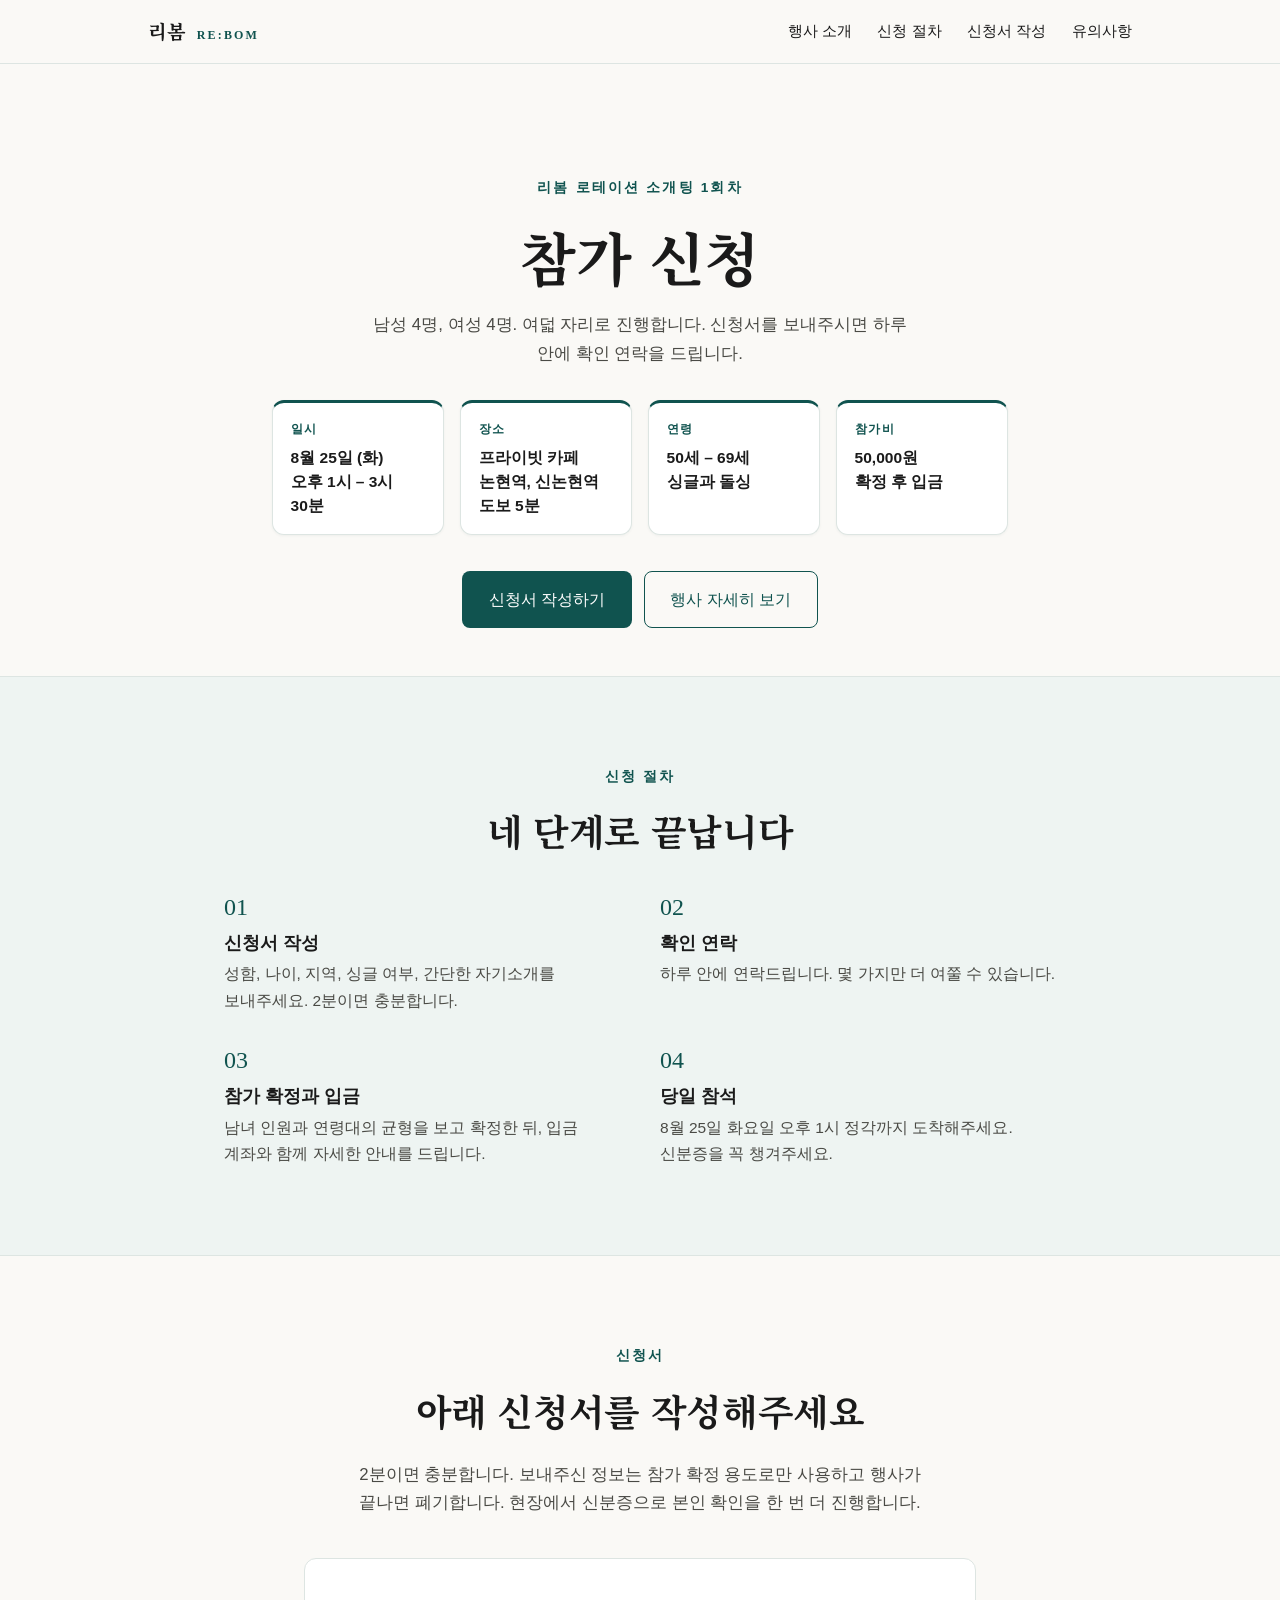
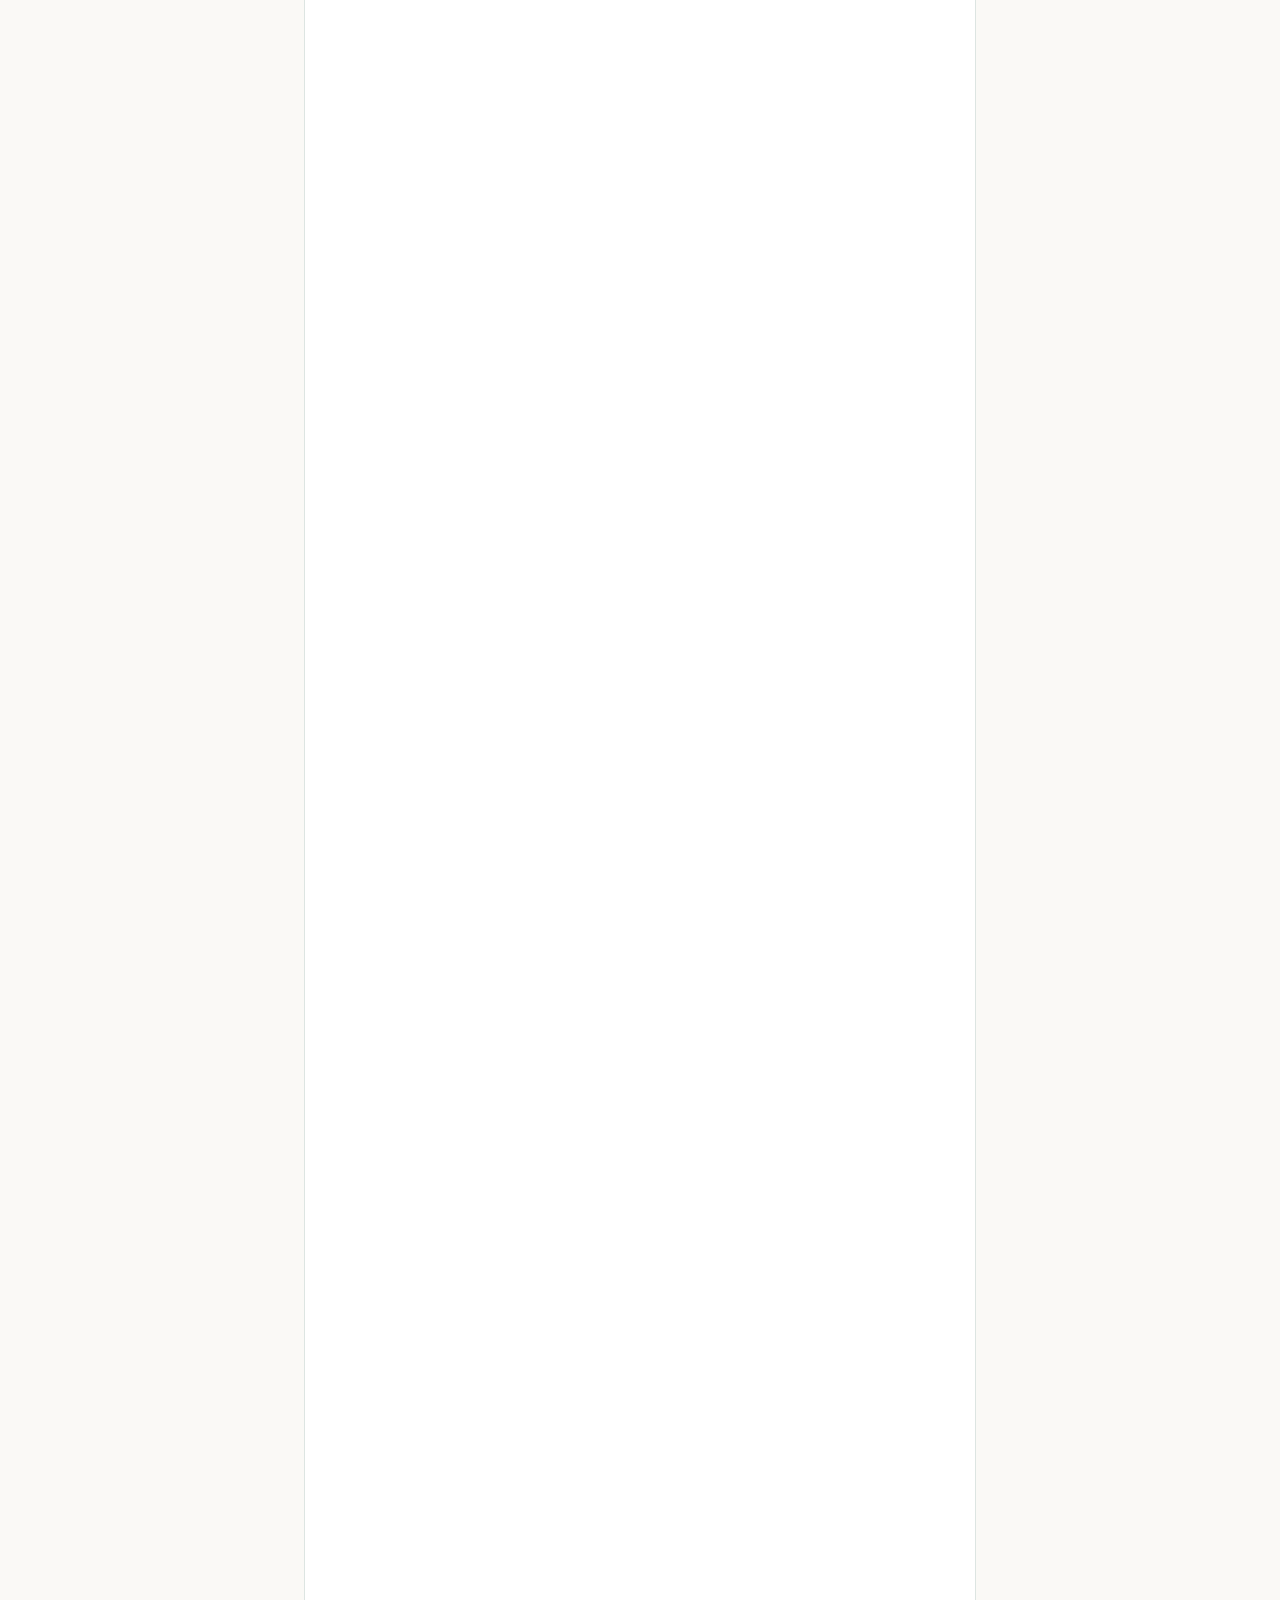
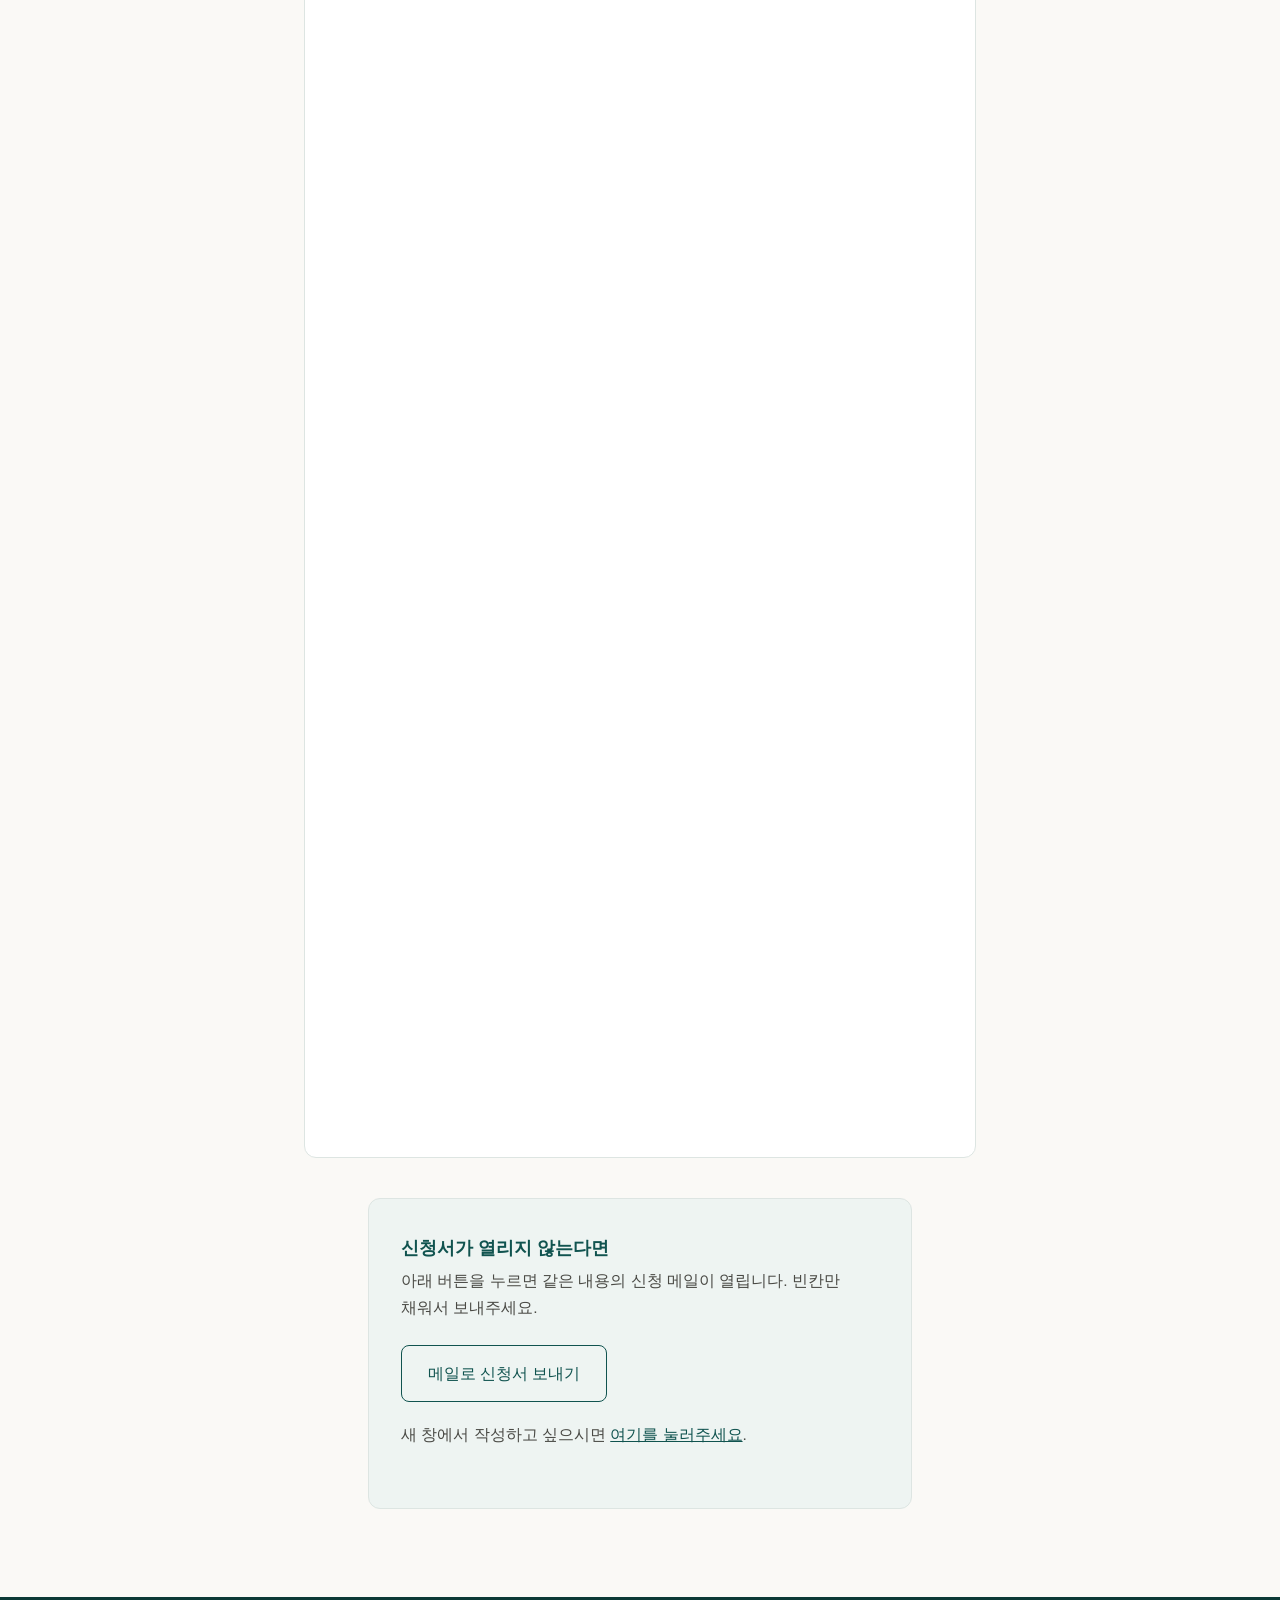
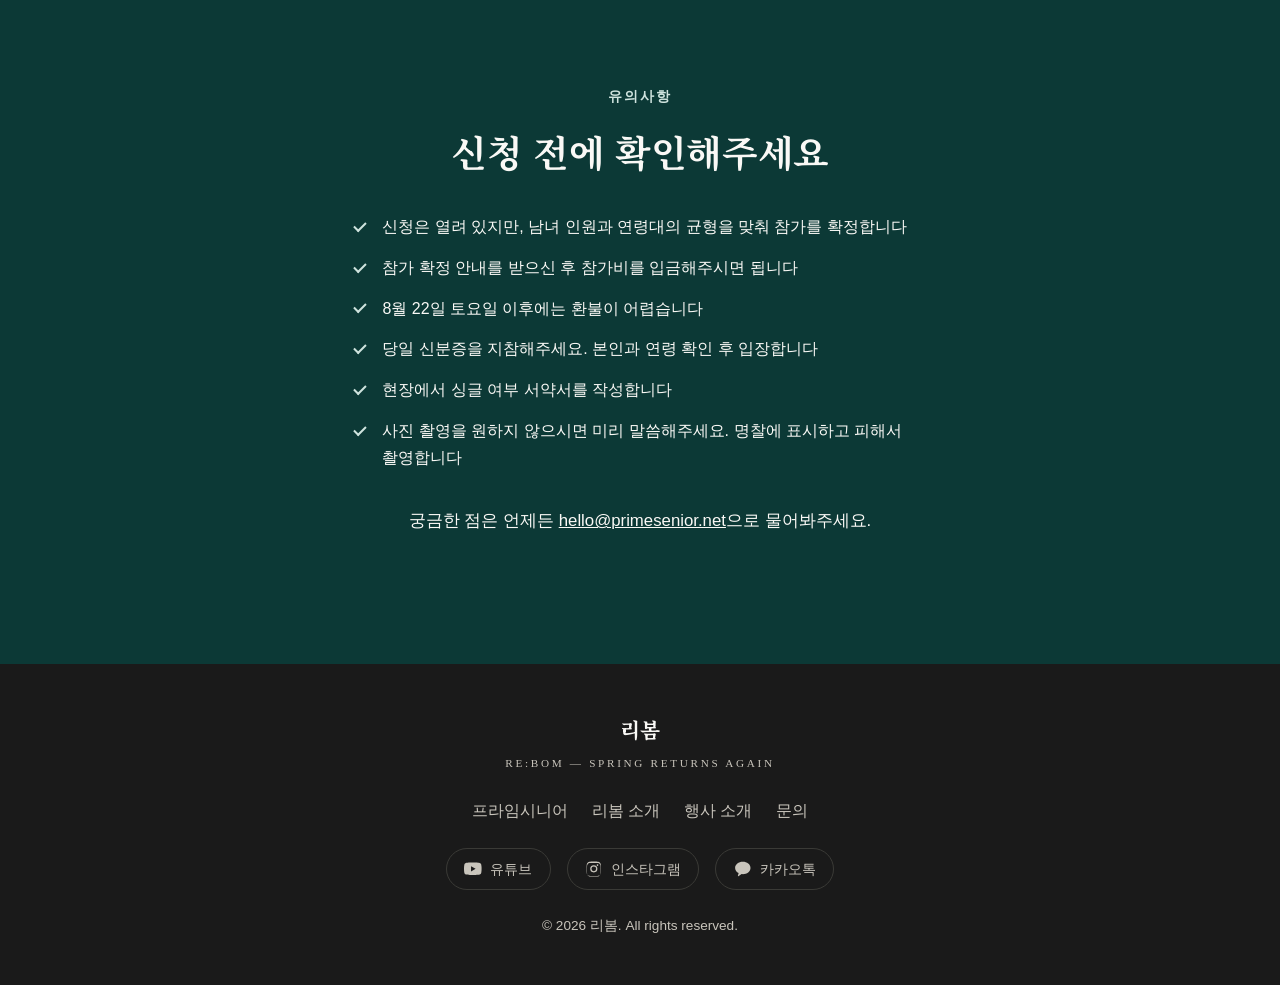
<file: rebom/rotation/apply/index.html>
<!DOCTYPE html>
<html lang="ko">
<head>
  <meta charset="UTF-8">
  <meta name="viewport" content="width=device-width, initial-scale=1.0">
  <title>참가 신청 — 리봄 로테이션 소개팅 1회차</title>
  <meta name="description" content="8월 25일 화요일 오후 1시, 논현역과 신논현역 도보 5분 프라이빗 카페에서 열리는 리봄 5060 로테이션 소개팅 1회차 참가 신청 페이지입니다.">
  <link rel="canonical" href="https://primesenior.net/rebom/rotation/apply">
  <meta property="og:type" content="website">
  <meta property="og:title" content="참가 신청 — 리봄 로테이션 소개팅 1회차">
  <meta property="og:description" content="남성 4명, 여성 4명. 8월 25일 화요일 오후 1시, 논현과 신논현 사이 프라이빗 카페.">
  <meta property="og:url" content="https://primesenior.net/rebom/rotation/apply">
  <link rel="icon" href="data:image/svg+xml,%3Csvg xmlns='http://www.w3.org/2000/svg' viewBox='0 0 100 100'%3E%3Crect width='100' height='100' rx='20' fill='%2310534f'/%3E%3Ctext x='50' y='68' font-size='44' font-family='Georgia,serif' fill='%23faf9f6' text-anchor='middle'%3E봄%3C/text%3E%3C/svg%3E">
  <link rel="preconnect" href="https://fonts.googleapis.com">
  <link rel="preconnect" href="https://fonts.gstatic.com" crossorigin>
  <link rel="stylesheet" href="https://fonts.googleapis.com/css2?family=Noto+Serif+KR:wght@600;700&display=swap">
  <link rel="stylesheet" href="/assets/rebom.css">
  <link rel="stylesheet" href="/assets/event.css">
</head>
<body>
  <a class="skip-link" href="#main">본문으로 건너뛰기</a>

  <header class="site-header">
    <nav class="nav" aria-label="주요 메뉴">
      <a class="brand" href="/rebom">리봄 <span class="brand-en">RE:BOM</span></a>
      <button class="nav-toggle" type="button" aria-expanded="false" aria-controls="nav-menu">
        <span class="nav-toggle-label">메뉴</span>
        <span class="nav-toggle-bar" aria-hidden="true"></span>
      </button>
      <ul class="nav-menu" id="nav-menu">
        <li><a href="/rebom/rotation">행사 소개</a></li>
        <li><a href="#steps">신청 절차</a></li>
        <li><a href="#form">신청서 작성</a></li>
        <li><a href="#notice">유의사항</a></li>
      </ul>
    </nav>
  </header>

  <main id="main">
    <section class="hero hero-compact" id="top">
      <p class="eyebrow">리봄 로테이션 소개팅 1회차</p>
      <h1>참가 신청</h1>
      <p class="hero-sub">
        남성 4명, 여성 4명. 여덟 자리로 진행합니다.
        신청서를 보내주시면 하루 안에 확인 연락을 드립니다.
      </p>
      <ul class="fact-row" aria-label="행사 요약">
        <li>
          <span class="fact-label">일시</span>
          <span class="fact-value">8월 25일 (화)<br>오후 1시 – 3시 30분</span>
        </li>
        <li>
          <span class="fact-label">장소</span>
          <span class="fact-value">프라이빗 카페<br>논현역, 신논현역 도보 5분</span>
        </li>
        <li>
          <span class="fact-label">연령</span>
          <span class="fact-value">50세 – 69세<br>싱글과 돌싱</span>
        </li>
        <li>
          <span class="fact-label">참가비</span>
          <span class="fact-value">50,000원<br>확정 후 입금</span>
        </li>
      </ul>
      <div class="hero-actions">
        <a class="btn btn-primary" href="#form">신청서 작성하기</a>
        <a class="btn btn-ghost" href="/rebom/rotation">행사 자세히 보기</a>
      </div>
    </section>

    <section class="section section-tint" id="steps" aria-labelledby="steps-title">
      <p class="eyebrow">신청 절차</p>
      <h2 id="steps-title">네 단계로 끝납니다</h2>
      <ol class="how-grid">
        <li class="how-item">
          <span class="promise-num" aria-hidden="true">01</span>
          <h3>신청서 작성</h3>
          <p>성함, 나이, 지역, 싱글 여부, 간단한 자기소개를 보내주세요. 2분이면 충분합니다.</p>
        </li>
        <li class="how-item">
          <span class="promise-num" aria-hidden="true">02</span>
          <h3>확인 연락</h3>
          <p>하루 안에 연락드립니다. 몇 가지만 더 여쭐 수 있습니다.</p>
        </li>
        <li class="how-item">
          <span class="promise-num" aria-hidden="true">03</span>
          <h3>참가 확정과 입금</h3>
          <p>남녀 인원과 연령대의 균형을 보고 확정한 뒤, 입금 계좌와 함께 자세한 안내를 드립니다.</p>
        </li>
        <li class="how-item">
          <span class="promise-num" aria-hidden="true">04</span>
          <h3>당일 참석</h3>
          <p>8월 25일 화요일 오후 1시 정각까지 도착해주세요. 신분증을 꼭 챙겨주세요.</p>
        </li>
      </ol>
    </section>

    <section class="section" id="form" aria-labelledby="form-title">
      <p class="eyebrow">신청서</p>
      <h2 id="form-title">아래 신청서를 작성해주세요</h2>
      <p class="section-lead">
        2분이면 충분합니다. 보내주신 정보는 참가 확정 용도로만 사용하고 행사가 끝나면 폐기합니다.
        현장에서 신분증으로 본인 확인을 한 번 더 진행합니다.
      </p>

      <iframe class="form-embed" src="https://docs.google.com/forms/d/e/1FAIpQLSeZyc8_WQZ34COQ2zpv0pimPO54JXd1iU7Ys9Mea5zBUNfZBg/viewform?embedded=true" height="2800" title="리봄 로테이션 소개팅 1회차 참가 신청서" loading="lazy">신청서를 불러오는 중입니다…</iframe>

      <div class="apply-panel">
        <h3>신청서가 열리지 않는다면</h3>
        <p>아래 버튼을 누르면 같은 내용의 신청 메일이 열립니다. 빈칸만 채워서 보내주세요.</p>
        <a class="btn btn-ghost" href="mailto:hello@primesenior.net?subject=%5B%EB%A6%AC%EB%B4%84%20%EB%A1%9C%ED%85%8C%EC%9D%B4%EC%85%98%20%EC%86%8C%EA%B0%9C%ED%8C%85%201%ED%9A%8C%EC%B0%A8%5D%20%EC%B0%B8%EA%B0%80%20%EC%8B%A0%EC%B2%AD&body=%EC%95%88%EB%85%95%ED%95%98%EC%84%B8%EC%9A%94.%208%EC%9B%94%2025%EC%9D%BC%20%EB%A1%9C%ED%85%8C%EC%9D%B4%EC%85%98%20%EC%86%8C%EA%B0%9C%ED%8C%85%20%EC%B0%B8%EA%B0%80%EB%A5%BC%20%EC%8B%A0%EC%B2%AD%ED%95%A9%EB%8B%88%EB%8B%A4.%0A%0A1.%20%EC%84%B1%ED%95%A8%3A%0A2.%20%EC%9D%B4%EB%A6%84%ED%91%9C%EC%97%90%20%EC%A0%81%EC%9D%84%20%EB%8B%89%EB%84%A4%EC%9E%84%3A%0A3.%20%EC%84%B1%EB%B3%84%20/%20%EB%82%98%EC%9D%B4%3A%0A4.%20%EC%97%B0%EB%9D%BD%EC%B2%98%20%28%ED%9C%B4%EB%8C%80%ED%8F%B0%20%EB%B2%88%ED%98%B8%29%3A%0A5.%20%EA%B1%B0%EC%A3%BC%20%EC%A7%80%EC%97%AD%3A%0A6.%20%ED%98%84%EC%9E%AC%20%EC%8B%B1%EA%B8%80%20%EC%97%AC%EB%B6%80%20%28%EB%AF%B8%ED%98%BC%20/%20%EC%9D%B4%ED%98%BC%20/%20%EC%82%AC%EB%B3%84%29%3A%0A7.%20%EA%B0%84%EB%8B%A8%ED%95%9C%20%EC%9E%90%EA%B8%B0%EC%86%8C%EA%B0%9C%20%EB%91%90%EC%84%B8%20%EC%A4%84%3A%0A%0A%0A%EB%B3%B4%EB%82%B4%EC%A3%BC%EC%8B%A0%20%EC%A0%95%EB%B3%B4%EB%8A%94%20%EC%B0%B8%EA%B0%80%20%ED%99%95%EC%A0%95%20%EC%9A%A9%EB%8F%84%EB%A1%9C%EB%A7%8C%20%EC%82%AC%EC%9A%A9%ED%95%98%EA%B3%A0%20%ED%96%89%EC%82%AC%20%ED%9B%84%20%ED%8F%90%EA%B8%B0%ED%95%A9%EB%8B%88%EB%8B%A4.">메일로 신청서 보내기</a>
        <p class="apply-alt">새 창에서 작성하고 싶으시면 <a href="https://forms.gle/PFhqD22Bv7bWVWuK6" target="_blank" rel="noopener">여기를 눌러주세요</a>.</p>
      </div>
    </section>

    <section class="section section-dark" id="notice" aria-labelledby="notice-title">
      <p class="eyebrow">유의사항</p>
      <h2 id="notice-title">신청 전에 확인해주세요</h2>
      <ul class="check-list">
        <li>신청은 열려 있지만, 남녀 인원과 연령대의 균형을 맞춰 참가를 확정합니다</li>
        <li>참가 확정 안내를 받으신 후 참가비를 입금해주시면 됩니다</li>
        <li>8월 22일 토요일 이후에는 환불이 어렵습니다</li>
        <li>당일 신분증을 지참해주세요. 본인과 연령 확인 후 입장합니다</li>
        <li>현장에서 싱글 여부 서약서를 작성합니다</li>
        <li>사진 촬영을 원하지 않으시면 미리 말씀해주세요. 명찰에 표시하고 피해서 촬영합니다</li>
      </ul>
      <p class="section-lead">
        궁금한 점은 언제든 <a href="mailto:hello@primesenior.net">hello@primesenior.net</a>으로 물어봐주세요.
      </p>
    </section>
  </main>

  <footer class="site-footer">
    <p class="footer-brand">리봄</p>
    <p class="footer-en">RE:BOM — SPRING RETURNS AGAIN</p>
    <nav aria-label="바닥글 메뉴">
      <ul class="footer-links">
        <li><a href="/">프라임시니어</a></li>
        <li><a href="/rebom">리봄 소개</a></li>
        <li><a href="/rebom/rotation">행사 소개</a></li>
        <li><a href="mailto:hello@primesenior.net">문의</a></li>
      </ul>
    </nav>
    <ul class="footer-social" aria-label="SNS 계정">
      <li>
        <a href="https://www.youtube.com/@primesenior0530" target="_blank" rel="noopener">
          <svg class="social-icon" viewBox="0 0 24 24" aria-hidden="true" focusable="false"><path fill="currentColor" d="M23.5 6.2a3 3 0 0 0-2.1-2.1C19.5 3.5 12 3.5 12 3.5s-7.5 0-9.4.6A3 3 0 0 0 .5 6.2 31.3 31.3 0 0 0 0 12a31.3 31.3 0 0 0 .5 5.8 3 3 0 0 0 2.1 2.1c1.9.6 9.4.6 9.4.6s7.5 0 9.4-.6a3 3 0 0 0 2.1-2.1A31.3 31.3 0 0 0 24 12a31.3 31.3 0 0 0-.5-5.8zM9.6 15.6V8.4L15.8 12l-6.2 3.6z"/></svg>
          <span>유튜브</span>
        </a>
      </li>
      <li>
        <a href="https://www.instagram.com/re.bom_/" target="_blank" rel="noopener">
          <svg class="social-icon" viewBox="0 0 24 24" aria-hidden="true" focusable="false"><path fill="currentColor" d="M12 2.2c3.2 0 3.6 0 4.8.1 1.2.1 1.8.2 2.2.4.6.2 1 .5 1.4.9.4.4.7.8.9 1.4.2.4.4 1 .4 2.2.1 1.2.1 1.6.1 4.8s0 3.6-.1 4.8c-.1 1.2-.2 1.8-.4 2.2-.2.6-.5 1-.9 1.4-.4.4-.8.7-1.4.9-.4.2-1 .4-2.2.4-1.2.1-1.6.1-4.8.1s-3.6 0-4.8-.1c-1.2-.1-1.8-.2-2.2-.4a3.9 3.9 0 0 1-1.4-.9c-.4-.4-.7-.8-.9-1.4-.2-.4-.4-1-.4-2.2-.1-1.2-.1-1.6-.1-4.8s0-3.6.1-4.8c.1-1.2.2-1.8.4-2.2.2-.6.5-1 .9-1.4.4-.4.8-.7 1.4-.9.4-.2 1-.4 2.2-.4 1.2-.1 1.6-.1 4.8-.1zm0 1.8c-3.1 0-3.5 0-4.7.1-1.1.1-1.7.2-2.1.4-.5.2-.9.4-1.2.8-.4.3-.6.7-.8 1.2-.2.4-.3 1-.4 2.1-.1 1.2-.1 1.6-.1 4.7s0 3.5.1 4.7c.1 1.1.2 1.7.4 2.1.2.5.4.9.8 1.2.3.4.7.6 1.2.8.4.2 1 .3 2.1.4 1.2.1 1.6.1 4.7.1s3.5 0 4.7-.1c1.1-.1 1.7-.2 2.1-.4.5-.2.9-.4 1.2-.8.4-.3.6-.7.8-1.2.2-.4.3-1 .4-2.1.1-1.2.1-1.6.1-4.7s0-3.5-.1-4.7c-.1-1.1-.2-1.7-.4-2.1a3.2 3.2 0 0 0-.8-1.2 3.2 3.2 0 0 0-1.2-.8c-.4-.2-1-.3-2.1-.4-1.2-.1-1.6-.1-4.7-.1zm0 3.1a4.9 4.9 0 1 1 0 9.8 4.9 4.9 0 0 1 0-9.8zm0 8.1a3.2 3.2 0 1 0 0-6.4 3.2 3.2 0 0 0 0 6.4zm6.2-8.3a1.1 1.1 0 1 1-2.3 0 1.1 1.1 0 0 1 2.3 0z"/></svg>
          <span>인스타그램</span>
        </a>
      </li>
      <li>
        <a href="https://open.kakao.com/o/sMoCZ6Ii" target="_blank" rel="noopener">
          <svg class="social-icon" viewBox="0 0 24 24" aria-hidden="true" focusable="false"><path fill="currentColor" d="M12 2.5C6.2 2.5 1.5 6.2 1.5 10.8c0 2.9 1.9 5.5 4.8 7l-1 3.8c-.1.4.3.7.7.5l4.4-2.9c.5.1 1 .1 1.6.1 5.8 0 10.5-3.7 10.5-8.5S17.8 2.5 12 2.5z"/></svg>
          <span>카카오톡</span>
        </a>
      </li>
    </ul>
    <p class="footer-copy">© 2026 리봄. All rights reserved.</p>
  </footer>

  <script src="/assets/script.js"></script>
</body>
</html>
</file>
<file: assets/style.css>
/* PrimeSenior — mobile-first, single accent, AAA contrast.
   Contrast ratios on #faf9f6: #1a1a1a 16.5:1, #4a4a45 8.5:1, #1f4d3a 9.2:1.
   On #1f4d3a: #fff 9.6:1. On #1a1a1a: #c9c5bc 10.1:1, #faf9f6 16.5:1. */

:root {
  --bg: #faf9f6;
  --bg-alt: #f5f4f0;
  --ink: #1a1a1a;
  --muted: #4a4a45;
  --accent: #1f4d3a;
  --line: #e0ded9;
  --dark-text: #c9c5bc;
}

* {
  margin: 0;
  padding: 0;
  box-sizing: border-box;
}

html {
  scroll-behavior: smooth;
}

@media (prefers-reduced-motion: reduce) {
  html {
    scroll-behavior: auto;
  }
  *,
  *::before,
  *::after {
    animation-duration: 0.01ms !important;
    animation-iteration-count: 1 !important;
    transition-duration: 0.01ms !important;
  }
}

body {
  font-family: "Apple SD Gothic Neo", "Pretendard", "Noto Sans KR", -apple-system, sans-serif;
  background: var(--bg);
  color: var(--ink);
  line-height: 1.7;
  word-break: keep-all;
}

h1, h2, h3 {
  line-height: 1.35;
  letter-spacing: -0.01em;
}

a {
  color: var(--accent);
}

a:focus-visible,
button:focus-visible {
  outline: 3px solid var(--accent);
  outline-offset: 3px;
  border-radius: 2px;
}

.skip-link {
  position: absolute;
  left: -9999px;
  top: 0;
  background: var(--accent);
  color: #fff;
  padding: 0.75rem 1.25rem;
  z-index: 100;
}

.skip-link:focus {
  left: 0;
}

/* Header */
.site-header {
  position: sticky;
  top: 0;
  background: var(--bg);
  border-bottom: 1px solid var(--line);
  z-index: 10;
}

.nav {
  display: flex;
  flex-wrap: wrap;
  align-items: center;
  justify-content: space-between;
  max-width: 64rem;
  margin: 0 auto;
  padding: 0.9rem 1.25rem;
}

.brand {
  font-family: Georgia, "Times New Roman", serif;
  font-size: 1.05rem;
  letter-spacing: 0.14em;
  color: var(--ink);
  text-decoration: none;
}

.nav-toggle {
  display: inline-flex;
  align-items: center;
  gap: 0.5rem;
  background: none;
  border: 1px solid var(--line);
  border-radius: 6px;
  padding: 0.45rem 0.8rem;
  font-size: 0.9rem;
  color: var(--ink);
  cursor: pointer;
}

.nav-toggle-bar {
  display: inline-block;
  width: 1rem;
  height: 2px;
  background: var(--ink);
  box-shadow: 0 5px 0 var(--ink), 0 -5px 0 var(--ink);
}

.nav-menu {
  display: none;
  list-style: none;
  width: 100%;
  padding-top: 0.75rem;
}

.nav-menu.open {
  display: block;
}

.nav-menu a {
  display: block;
  padding: 0.7rem 0.25rem;
  color: var(--ink);
  text-decoration: none;
  border-top: 1px solid var(--line);
  font-size: 1rem;
}

.nav-menu a:hover {
  color: var(--accent);
}

/* Hero */
.hero {
  max-width: 64rem;
  margin: 0 auto;
  padding: 4.5rem 1.25rem 4rem;
  text-align: center;
}

.eyebrow {
  font-family: Georgia, "Times New Roman", serif;
  font-size: 0.8rem;
  letter-spacing: 0.22em;
  color: var(--accent);
  margin-bottom: 1rem;
}

.hero h1 {
  font-size: clamp(1.9rem, 6vw, 3rem);
  margin-bottom: 1.25rem;
}

.hero-sub {
  font-size: 1.05rem;
  color: var(--muted);
  max-width: 34rem;
  margin: 0 auto 2rem;
}

.hero-actions {
  display: flex;
  flex-wrap: wrap;
  justify-content: center;
  gap: 0.75rem;
}

/* Buttons */
.btn {
  display: inline-block;
  padding: 0.85rem 1.5rem;
  border-radius: 8px;
  font-size: 1rem;
  text-decoration: none;
  border: 1px solid transparent;
  transition: background-color 0.15s ease, transform 0.15s ease;
}

.btn:hover {
  transform: translateY(-1px);
}

.btn-primary {
  background: var(--accent);
  color: #fff;
}

.btn-primary:hover {
  background: #163a2c;
}

.btn-ghost {
  border-color: var(--accent);
  color: var(--accent);
}

.btn-ghost:hover {
  background: var(--bg-alt);
}

.btn-light {
  background: var(--bg);
  color: var(--accent);
  font-weight: 600;
}

.btn-light:hover {
  background: var(--bg-alt);
}

/* Sections */
.section {
  padding: 4rem 1.25rem;
}

.section > * {
  max-width: 64rem;
  margin-left: auto;
  margin-right: auto;
}

.section .eyebrow,
.section h2 {
  text-align: center;
}

.section h2 {
  font-size: clamp(1.5rem, 4.5vw, 2.2rem);
  margin-bottom: 1.25rem;
}

.section-lead {
  font-size: 1.05rem;
  color: var(--muted);
  max-width: 38rem;
  text-align: center;
}

.section-alt {
  background: var(--bg-alt);
  border-top: 1px solid var(--line);
  border-bottom: 1px solid var(--line);
}

.section-dark {
  background: var(--accent);
  color: #fff;
  text-align: center;
}

.section-dark .eyebrow {
  color: #d8e6de;
}

.section-dark .section-lead {
  color: #fff;
  margin-bottom: 2rem;
}

/* Cards */
.card-grid {
  list-style: none;
  display: grid;
  gap: 1rem;
  margin-top: 2rem;
}

.card {
  background: #fff;
  border: 1px solid var(--line);
  border-radius: 12px;
  padding: 1.75rem 1.5rem;
  box-shadow: 0 1px 3px rgba(26, 26, 26, 0.05);
}

.card h3 {
  font-size: 1.1rem;
  margin-bottom: 0.6rem;
  color: var(--accent);
}

.card p {
  color: var(--muted);
  font-size: 0.97rem;
}

/* Services */
.service-list {
  display: grid;
  gap: 1.25rem;
  margin-top: 2rem;
}

.service {
  background: #fff;
  border: 1px solid var(--line);
  border-radius: 12px;
  padding: 2rem 1.5rem;
  box-shadow: 0 1px 3px rgba(26, 26, 26, 0.05);
}

.service-tag {
  font-size: 0.8rem;
  letter-spacing: 0.14em;
  color: var(--accent);
  font-family: Georgia, "Times New Roman", serif;
  margin-bottom: 0.75rem;
}

.service h3 {
  font-size: 1.5rem;
  margin-bottom: 0.35rem;
}

.service-en {
  font-family: Georgia, "Times New Roman", serif;
  font-size: 0.95rem;
  letter-spacing: 0.12em;
  color: var(--muted);
  margin-left: 0.35rem;
}

.service-tagline {
  color: var(--accent);
  font-weight: 600;
  margin-bottom: 1rem;
}

.service p {
  color: var(--muted);
}

.service .btn {
  margin-top: 1.5rem;
}

.service-upcoming {
  background: transparent;
  border-style: dashed;
  box-shadow: none;
}

/* Footer */
.site-footer {
  background: var(--ink);
  color: var(--dark-text);
  padding: 3rem 1.25rem;
  text-align: center;
}

.footer-brand {
  font-family: Georgia, "Times New Roman", serif;
  letter-spacing: 0.14em;
  color: var(--bg);
  margin-bottom: 1.25rem;
}

.footer-links {
  list-style: none;
  display: flex;
  justify-content: center;
  flex-wrap: wrap;
  gap: 1.5rem;
  margin-bottom: 1.5rem;
}

.footer-links a {
  color: var(--dark-text);
  text-decoration: none;
}

.footer-links a:hover {
  color: var(--bg);
  text-decoration: underline;
}

.footer-links a:focus-visible {
  outline-color: var(--bg);
}

.footer-social {
  list-style: none;
  display: flex;
  justify-content: center;
  flex-wrap: wrap;
  gap: 1rem;
  margin-bottom: 1.5rem;
}

.footer-social a {
  display: inline-flex;
  align-items: center;
  gap: 0.5rem;
  color: var(--dark-text);
  text-decoration: none;
  border: 1px solid #3a3a36;
  border-radius: 999px;
  padding: 0.5rem 1.1rem;
  font-size: 0.9rem;
}

.footer-social a:hover {
  color: var(--bg);
  border-color: var(--bg);
}

.footer-social a:focus-visible {
  outline-color: var(--bg);
}

.social-icon {
  width: 1.1rem;
  height: 1.1rem;
}

.footer-copy {
  font-size: 0.85rem;
}

/* Desktop */
@media (min-width: 48rem) {
  .nav-toggle {
    display: none;
  }

  .nav-menu {
    display: flex;
    width: auto;
    gap: 1.75rem;
    padding-top: 0;
  }

  .nav-menu a {
    border-top: none;
    padding: 0.25rem 0;
    font-size: 0.95rem;
  }

  .hero {
    padding: 7rem 1.5rem 6rem;
  }

  .section {
    padding: 5.5rem 1.5rem;
  }

  .card-grid {
    grid-template-columns: repeat(3, 1fr);
  }

  .service-list {
    grid-template-columns: 3fr 2fr;
  }

  .service {
    padding: 2.5rem 2rem;
  }
}
</file>
<file: assets/rebom.css>
/* RE:BOM — warm cream + deep teal, serif display, AAA contrast.
   Contrast on #faf9f6: #1a1a1a 16.5:1, #4a4a45 8.5:1, #10534f 8.4:1.
   On tint #eef4f2: #10534f 8.0:1, #4a4a45 8.0:1.
   On dark #0c3936: #faf9f6 12.1:1, #cfe3de 9.5:1. White on #10534f 8.9:1. */

:root {
  --bg: #faf9f6;
  --tint: #eef4f2;
  --ink: #1a1a1a;
  --muted: #4a4a45;
  --accent: #10534f;
  --accent-hover: #0b3f3c;
  --dark: #0c3936;
  --dark-soft: #cfe3de;
  --line: #dde5e2;
  --serif: "Noto Serif KR", "Apple SD Gothic Neo", serif;
  --sans: "Apple SD Gothic Neo", "Pretendard", "Noto Sans KR", -apple-system, sans-serif;
}

* {
  margin: 0;
  padding: 0;
  box-sizing: border-box;
}

html {
  scroll-behavior: smooth;
}

@media (prefers-reduced-motion: reduce) {
  html {
    scroll-behavior: auto;
  }
  *,
  *::before,
  *::after {
    animation-duration: 0.01ms !important;
    animation-iteration-count: 1 !important;
    transition-duration: 0.01ms !important;
  }
}

body {
  font-family: var(--sans);
  background: var(--bg);
  color: var(--ink);
  line-height: 1.7;
  word-break: keep-all;
}

h1, h2 {
  font-family: var(--serif);
  font-weight: 700;
  line-height: 1.4;
  letter-spacing: -0.01em;
}

h3 {
  line-height: 1.4;
}

a {
  color: var(--accent);
}

a:focus-visible,
button:focus-visible {
  outline: 3px solid var(--accent);
  outline-offset: 3px;
  border-radius: 2px;
}

.section-dark a:focus-visible {
  outline-color: var(--bg);
}

.skip-link {
  position: absolute;
  left: -9999px;
  top: 0;
  background: var(--accent);
  color: #fff;
  padding: 0.75rem 1.25rem;
  z-index: 100;
}

.skip-link:focus {
  left: 0;
}

/* Header */
.site-header {
  position: sticky;
  top: 0;
  background: var(--bg);
  border-bottom: 1px solid var(--line);
  z-index: 10;
}

.nav {
  display: flex;
  flex-wrap: wrap;
  align-items: center;
  justify-content: space-between;
  max-width: 64rem;
  margin: 0 auto;
  padding: 0.9rem 1.25rem;
}

.brand {
  font-family: var(--serif);
  font-weight: 700;
  font-size: 1.2rem;
  color: var(--ink);
  text-decoration: none;
}

.brand-en {
  font-family: Georgia, "Times New Roman", serif;
  font-size: 0.75rem;
  letter-spacing: 0.18em;
  color: var(--accent);
  margin-left: 0.3rem;
}

.nav-toggle {
  display: inline-flex;
  align-items: center;
  gap: 0.5rem;
  background: none;
  border: 1px solid var(--line);
  border-radius: 6px;
  padding: 0.45rem 0.8rem;
  font-size: 0.9rem;
  color: var(--ink);
  cursor: pointer;
}

.nav-toggle-bar {
  display: inline-block;
  width: 1rem;
  height: 2px;
  background: var(--ink);
  box-shadow: 0 5px 0 var(--ink), 0 -5px 0 var(--ink);
}

.nav-menu {
  display: none;
  list-style: none;
  width: 100%;
  padding-top: 0.75rem;
}

.nav-menu.open {
  display: block;
}

.nav-menu a {
  display: block;
  padding: 0.7rem 0.25rem;
  color: var(--ink);
  text-decoration: none;
  border-top: 1px solid var(--line);
  font-size: 1rem;
}

.nav-menu a:hover {
  color: var(--accent);
}

.nav-parent {
  font-family: Georgia, "Times New Roman", serif;
  font-size: 0.8rem;
  letter-spacing: 0.14em;
}

.nav-menu .nav-cta {
  color: var(--accent);
  font-weight: 600;
}

/* Hero */
.hero {
  max-width: 64rem;
  margin: 0 auto;
  padding: 4.5rem 1.25rem 4.5rem;
  text-align: center;
}

.eyebrow {
  font-size: 0.85rem;
  letter-spacing: 0.16em;
  color: var(--accent);
  font-weight: 600;
  margin-bottom: 1.1rem;
}

.hero h1 {
  font-size: clamp(2.2rem, 7.5vw, 3.6rem);
  margin-bottom: 0.9rem;
}

.hero-en {
  font-family: Georgia, "Times New Roman", serif;
  font-size: 0.8rem;
  letter-spacing: 0.28em;
  color: var(--muted);
  margin-bottom: 1.75rem;
}

.hero-sub {
  font-size: 1.05rem;
  color: var(--muted);
  max-width: 34rem;
  margin: 0 auto 2rem;
}

.badge-row {
  list-style: none;
  display: flex;
  flex-wrap: wrap;
  justify-content: center;
  gap: 0.6rem;
  margin-bottom: 2.25rem;
}

.badge {
  border: 1px solid var(--accent);
  color: var(--accent);
  border-radius: 999px;
  padding: 0.45rem 1.1rem;
  font-size: 0.9rem;
  font-weight: 600;
  background: #fff;
}

.hero-actions {
  display: flex;
  flex-wrap: wrap;
  justify-content: center;
  gap: 0.75rem;
}

/* Buttons */
.btn {
  display: inline-block;
  padding: 0.85rem 1.6rem;
  border-radius: 8px;
  font-size: 1rem;
  text-decoration: none;
  border: 1px solid transparent;
  transition: background-color 0.15s ease, transform 0.15s ease;
}

.btn:hover {
  transform: translateY(-1px);
}

.btn-primary {
  background: var(--accent);
  color: #fff;
}

.btn-primary:hover {
  background: var(--accent-hover);
}

.btn-ghost {
  border-color: var(--accent);
  color: var(--accent);
}

.btn-ghost:hover {
  background: var(--tint);
}

.btn-light {
  background: var(--bg);
  color: var(--accent);
  font-weight: 600;
}

.btn-light:hover {
  background: var(--tint);
}

/* Sections */
.section {
  padding: 4rem 1.25rem;
}

.section > * {
  max-width: 64rem;
  margin-left: auto;
  margin-right: auto;
}

.section .eyebrow,
.section h2 {
  text-align: center;
}

.section h2 {
  font-size: clamp(1.55rem, 5vw, 2.3rem);
  margin-bottom: 1.5rem;
}

.section-lead {
  font-size: 1.05rem;
  color: var(--muted);
  max-width: 38rem;
  text-align: center;
}

.section-tint {
  background: var(--tint);
  border-top: 1px solid var(--line);
  border-bottom: 1px solid var(--line);
}

.section-dark {
  background: var(--dark);
  color: var(--bg);
  text-align: center;
}

.section-dark .eyebrow {
  color: var(--dark-soft);
}

.section-dark .section-lead {
  color: var(--bg);
  margin-bottom: 2.5rem;
}

/* About prose + quote */
.prose {
  max-width: 38rem;
  text-align: center;
  color: var(--muted);
  font-size: 1.05rem;
}

.prose p + p {
  margin-top: 1rem;
}

.quote {
  margin-top: 3rem;
  text-align: center;
}

.quote p {
  font-family: var(--serif);
  font-weight: 600;
  font-size: clamp(1.35rem, 4.5vw, 1.9rem);
  line-height: 1.6;
  color: var(--accent);
}

.quote p::before {
  content: "“ ";
}

.quote p::after {
  content: " ”";
}

/* Cards */
.card-grid {
  list-style: none;
  display: grid;
  gap: 1rem;
  margin-top: 2.25rem;
}

.card {
  background: #fff;
  border: 1px solid var(--line);
  border-radius: 12px;
  padding: 1.75rem 1.5rem;
  box-shadow: 0 1px 3px rgba(12, 57, 54, 0.05);
}

.card h3 {
  font-size: 1.1rem;
  margin-bottom: 0.6rem;
  color: var(--accent);
}

.card p {
  color: var(--muted);
  font-size: 0.97rem;
}

/* Promise list */
.promise-list {
  list-style: none;
  max-width: 44rem;
  margin-top: 2.25rem;
  display: grid;
  gap: 1.75rem;
}

.promise-list li {
  display: flex;
  gap: 1.15rem;
  align-items: flex-start;
}

.promise-num {
  font-family: Georgia, "Times New Roman", serif;
  font-size: 1.5rem;
  line-height: 1.2;
  color: var(--accent);
  min-width: 2.4rem;
}

.promise-list h3 {
  font-size: 1.15rem;
  margin-bottom: 0.35rem;
}

.promise-list p {
  color: var(--muted);
  font-size: 0.98rem;
}

/* Verification steps */
.step-list {
  list-style: none;
  max-width: 22rem;
  margin-top: 0.5rem;
  display: grid;
  gap: 0;
  text-align: left;
}

.step-list li {
  display: flex;
  align-items: center;
  gap: 1rem;
  padding: 1rem 0;
  position: relative;
  padding-left: 1.5rem;
}

.step-list li::before {
  content: "";
  position: absolute;
  left: 0;
  top: 50%;
  width: 0.55rem;
  height: 0.55rem;
  border-radius: 50%;
  background: var(--dark-soft);
  transform: translateY(-50%);
}

.step-list li + li {
  border-top: 1px solid rgba(207, 227, 222, 0.25);
}

.step-tag {
  font-family: Georgia, "Times New Roman", serif;
  font-size: 0.75rem;
  letter-spacing: 0.18em;
  color: var(--dark-soft);
  min-width: 4.2rem;
}

.step-name {
  font-size: 1.05rem;
  font-weight: 600;
}

/* How grid */
.how-grid {
  list-style: none;
  max-width: 44rem;
  margin-top: 2.25rem;
  display: grid;
  gap: 1.5rem;
}

.how-item h3 {
  font-size: 1.1rem;
  margin: 0.5rem 0 0.35rem;
}

.how-item p {
  color: var(--muted);
  font-size: 0.97rem;
}

/* Footer */
.site-footer {
  background: var(--ink);
  color: #c9c5bc;
  padding: 3rem 1.25rem;
  text-align: center;
}

.footer-brand {
  font-family: var(--serif);
  font-weight: 700;
  font-size: 1.3rem;
  color: var(--bg);
  margin-bottom: 0.4rem;
}

.footer-en {
  font-family: Georgia, "Times New Roman", serif;
  font-size: 0.7rem;
  letter-spacing: 0.24em;
  margin-bottom: 1.5rem;
}

.footer-links {
  list-style: none;
  display: flex;
  justify-content: center;
  flex-wrap: wrap;
  gap: 1.5rem;
  margin-bottom: 1.5rem;
}

.footer-links a {
  color: #c9c5bc;
  text-decoration: none;
}

.footer-links a:hover {
  color: var(--bg);
  text-decoration: underline;
}

.footer-links a:focus-visible {
  outline-color: var(--bg);
}

.footer-social {
  list-style: none;
  display: flex;
  justify-content: center;
  flex-wrap: wrap;
  gap: 1rem;
  margin-bottom: 1.5rem;
}

.footer-social a {
  display: inline-flex;
  align-items: center;
  gap: 0.5rem;
  color: #c9c5bc;
  text-decoration: none;
  border: 1px solid #3a3a36;
  border-radius: 999px;
  padding: 0.5rem 1.1rem;
  font-size: 0.9rem;
}

.footer-social a:hover {
  color: var(--bg);
  border-color: var(--bg);
}

.footer-social a:focus-visible {
  outline-color: var(--bg);
}

.social-icon {
  width: 1.1rem;
  height: 1.1rem;
}

.footer-copy {
  font-size: 0.85rem;
}

/* Desktop */
@media (min-width: 48rem) {
  .nav-toggle {
    display: none;
  }

  .nav-menu {
    display: flex;
    width: auto;
    gap: 1.6rem;
    padding-top: 0;
    align-items: center;
  }

  .nav-menu a {
    border-top: none;
    padding: 0.25rem 0;
    font-size: 0.95rem;
  }

  .hero {
    padding: 7rem 1.5rem 6.5rem;
  }

  .section {
    padding: 5.5rem 1.5rem;
  }

  .card-grid.four {
    grid-template-columns: repeat(2, 1fr);
    gap: 1.25rem;
  }

  .promise-list {
    gap: 2rem;
  }

  .step-list {
    max-width: 46rem;
    grid-template-columns: repeat(5, 1fr);
    text-align: center;
    margin-top: 1.5rem;
  }

  .step-list li {
    flex-direction: column;
    gap: 0.5rem;
    padding: 0 0.75rem;
  }

  .step-list li::before {
    position: static;
    transform: none;
    margin-bottom: 0.4rem;
  }

  .step-list li + li {
    border-top: none;
    border-left: 1px solid rgba(207, 227, 222, 0.25);
  }

  .step-tag {
    min-width: 0;
  }

  .step-name {
    font-size: 1rem;
  }

  .how-grid {
    grid-template-columns: repeat(2, 1fr);
    gap: 2rem 2.5rem;
    max-width: 52rem;
  }
}
</file>
<file: assets/event.css>
/* Event pages — extends rebom.css. Same teal accent, no new hues.
   Contrast: #10534f on #faf9f6 8.4:1 / on #fff 8.9:1 · #fff on #10534f 8.9:1
   · #faf9f6 on #0c3936 12.1:1 · #cfe3de on #0c3936 9.5:1 · #4a4a45 on #faf9f6 8.5:1. */

.hero-compact {
  padding-bottom: 3rem;
}

.hero-note {
  margin-top: 1.5rem;
  font-size: 0.92rem;
  color: var(--muted);
}

.hero-note a {
  color: var(--accent);
}

.status-badge {
  display: inline-block;
  background: #fff;
  border: 1px solid var(--accent);
  color: var(--accent);
  border-radius: 999px;
  padding: 0.35rem 1.1rem;
  font-size: 0.85rem;
  font-weight: 600;
  margin-bottom: 1.5rem;
}

/* Fact row */
.fact-row {
  list-style: none;
  display: grid;
  grid-template-columns: repeat(2, 1fr);
  gap: 0.75rem;
  max-width: 46rem;
  margin: 0 auto 2.25rem;
  text-align: left;
}

.fact-row li {
  background: #fff;
  border: 1px solid var(--line);
  border-top: 3px solid var(--accent);
  border-radius: 12px;
  padding: 1rem 1.1rem;
  box-shadow: 0 1px 3px rgba(12, 57, 54, 0.05);
}

.fact-label {
  display: block;
  font-size: 0.78rem;
  letter-spacing: 0.14em;
  color: var(--accent);
  font-weight: 600;
  margin-bottom: 0.35rem;
}

.fact-value {
  display: block;
  font-size: 0.97rem;
  font-weight: 600;
  line-height: 1.55;
}

/* Three-up cards */
.card-grid.three {
  grid-template-columns: 1fr;
}

/* Timeline */
.timeline {
  list-style: none;
  max-width: 40rem;
  margin-top: 2.25rem;
  position: relative;
  padding-left: 1.7rem;
}

.timeline::before {
  content: "";
  position: absolute;
  left: calc(0.38rem - 1px);
  top: 1.4rem;
  bottom: 1.4rem;
  width: 2px;
  background: var(--line);
}

.timeline li {
  display: grid;
  grid-template-columns: 4.2rem 1fr;
  gap: 1rem;
  padding: 1.05rem 0;
  position: relative;
  text-align: left;
}

.timeline li::before {
  content: "";
  position: absolute;
  left: -1.7rem;
  top: 1.32rem;
  width: 0.76rem;
  height: 0.76rem;
  border-radius: 50%;
  background: var(--tint);
  border: 2px solid var(--accent);
  box-sizing: border-box;
}

.timeline li.tl-highlight::before {
  background: var(--accent);
}

.tl-time {
  font-family: Georgia, "Times New Roman", serif;
  font-size: 1.05rem;
  color: var(--accent);
  padding-top: 0.1rem;
}

.tl-body h3 {
  font-size: 1.05rem;
  margin-bottom: 0.25rem;
}

.tl-body p {
  color: var(--muted);
  font-size: 0.95rem;
}

.tl-highlight .tl-body h3 {
  color: var(--accent);
}

.tl-highlight .tl-body h3::after {
  content: "";
  display: block;
  width: 2rem;
  height: 2px;
  background: var(--accent);
  margin-top: 0.4rem;
}

/* Callout */
.callout {
  max-width: 40rem;
  margin-top: 2.5rem;
  background: #fff;
  border: 1px solid var(--line);
  border-left: 4px solid var(--accent);
  border-radius: 10px;
  padding: 1.5rem;
  text-align: left;
}

.callout h3 {
  font-size: 1.05rem;
  color: var(--accent);
  margin-bottom: 0.5rem;
}

.callout p {
  color: var(--muted);
  font-size: 0.97rem;
}

.callout-plain {
  background: var(--tint);
}

/* Check list (used on dark sections) */
.check-list {
  list-style: none;
  max-width: 36rem;
  margin: 2.25rem auto;
  display: grid;
  gap: 0.85rem;
  text-align: left;
}

.check-list li {
  position: relative;
  padding-left: 1.9rem;
  font-size: 1rem;
}

.check-list li::before {
  content: "";
  position: absolute;
  left: 0.15rem;
  top: 0.55rem;
  width: 0.62rem;
  height: 0.32rem;
  border-left: 2px solid var(--dark-soft);
  border-bottom: 2px solid var(--dark-soft);
  transform: rotate(-45deg);
}

.section-dark .section-lead a {
  color: var(--bg);
}

.section-dark .hero-note {
  color: var(--dark-soft);
}

.section-dark .hero-note a {
  color: var(--bg);
}

/* Info table */
.info-table {
  max-width: 40rem;
  margin-top: 2.25rem;
  text-align: left;
}

.info-table > div {
  display: grid;
  grid-template-columns: 5rem 1fr;
  gap: 1rem;
  padding: 1.1rem 0;
  border-top: 1px solid var(--line);
}

.info-table > div:last-child {
  border-bottom: 1px solid var(--line);
}

.info-table dt {
  font-weight: 600;
  color: var(--accent);
  font-size: 0.97rem;
}

.info-table dd {
  font-size: 0.99rem;
  line-height: 1.6;
}

.dd-note {
  display: block;
  margin-top: 0.3rem;
  font-size: 0.88rem;
  color: var(--muted);
}

/* Sub heading */
.sub-head {
  max-width: 40rem;
  margin: 3rem auto 1rem;
  font-size: 1.15rem;
  text-align: left;
  color: var(--accent);
}

/* Pill list */
.pill-list {
  list-style: none;
  max-width: 40rem;
  display: flex;
  flex-wrap: wrap;
  gap: 0.6rem;
}

.pill-list li {
  border: 1px solid var(--line);
  background: #fff;
  border-radius: 999px;
  padding: 0.5rem 1.1rem;
  font-size: 0.93rem;
  color: var(--muted);
}

/* Application fields */
.field-list {
  list-style: none;
  max-width: 34rem;
  margin-top: 2.25rem;
  display: grid;
  gap: 0;
  text-align: left;
}

.field-list li {
  display: grid;
  grid-template-columns: 2.2rem 1fr;
  gap: 0.85rem;
  align-items: baseline;
  padding: 1rem 0;
  border-top: 1px solid var(--line);
}

.field-list li:last-child {
  border-bottom: 1px solid var(--line);
}

.field-num {
  font-family: Georgia, "Times New Roman", serif;
  font-size: 1.1rem;
  color: var(--accent);
}

.field-list h3 {
  font-size: 1.02rem;
}

.field-list p {
  color: var(--muted);
  font-size: 0.9rem;
  margin-top: 0.2rem;
}

/* Apply panel */
.apply-panel {
  max-width: 34rem;
  margin-top: 2.5rem;
  background: var(--tint);
  border: 1px solid var(--line);
  border-radius: 12px;
  padding: 2rem 1.5rem;
}

.apply-panel h3 {
  font-size: 1.15rem;
  color: var(--accent);
  margin-bottom: 0.5rem;
}

.apply-panel > p {
  color: var(--muted);
  font-size: 0.97rem;
  margin-bottom: 1.5rem;
}

.apply-alt {
  margin-top: 1.25rem;
  font-size: 0.9rem;
  color: var(--muted);
}

.apply-alt strong {
  color: var(--accent);
}

/* Gallery — horizontal scroll-snap strip, no autoplay */
.gallery {
  margin-top: 2.25rem;
}

.gallery-track {
  list-style: none;
  display: flex;
  gap: 1rem;
  overflow-x: auto;
  scroll-snap-type: x mandatory;
  scroll-behavior: smooth;
  -webkit-overflow-scrolling: touch;
  scrollbar-width: none;
  padding: 0 0 0.5rem;
}

.gallery-track::-webkit-scrollbar {
  display: none;
}

.gallery-track:focus-visible {
  outline: 3px solid var(--accent);
  outline-offset: 4px;
  border-radius: 14px;
}

.gallery-item {
  flex: 0 0 86%;
  scroll-snap-align: center;
}

.gallery-item img {
  display: block;
  width: 100%;
  height: auto;
  aspect-ratio: 1 / 1;
  object-fit: cover;
  border: 1px solid var(--line);
  border-radius: 12px;
  background: var(--tint);
}

.gallery-controls {
  display: flex;
  align-items: center;
  justify-content: center;
  gap: 1rem;
  margin-top: 1.5rem;
}

.gallery-btn {
  width: 2.9rem;
  height: 2.9rem;
  border-radius: 50%;
  border: 1px solid var(--line);
  background: #fff;
  color: var(--accent);
  font-size: 1.5rem;
  line-height: 1;
  cursor: pointer;
  display: grid;
  place-items: center;
  padding: 0 0 0.15rem;
}

.gallery-btn:hover:not(:disabled) {
  border-color: var(--accent);
}

.gallery-btn:disabled {
  opacity: 0.35;
  cursor: default;
}

.gallery-dots {
  list-style: none;
  display: flex;
  gap: 0.55rem;
  margin: 0;
  padding: 0;
}

.gallery-dot {
  width: 1.5rem;
  height: 1.5rem;
  padding: 0;
  border: none;
  background: none;
  cursor: pointer;
  display: grid;
  place-items: center;
}

.gallery-dot::before {
  content: "";
  width: 0.55rem;
  height: 0.55rem;
  border-radius: 50%;
  background: var(--line);
}

.gallery-dot[aria-current="true"]::before {
  background: var(--accent);
}

@media (prefers-reduced-motion: reduce) {
  .gallery-track {
    scroll-behavior: auto;
  }
}

/* Embedded form */
.form-embed {
  display: block;
  width: 100%;
  max-width: 42rem;
  margin: 2.5rem auto 0;
  border: 1px solid var(--line);
  border-radius: 12px;
  background: #fff;
  min-height: 40rem;
}

@media (min-width: 48rem) {
  .fact-row {
    grid-template-columns: repeat(4, 1fr);
    gap: 1rem;
  }

  .card-grid.three {
    grid-template-columns: repeat(3, 1fr);
    gap: 1.25rem;
  }

  .timeline li {
    grid-template-columns: 5.5rem 1fr;
    gap: 1.5rem;
  }

  .info-table > div {
    grid-template-columns: 7rem 1fr;
  }

  .apply-panel {
    padding: 2.25rem 2rem;
  }

  .gallery-item {
    flex: 0 0 26rem;
  }
}
</file>
